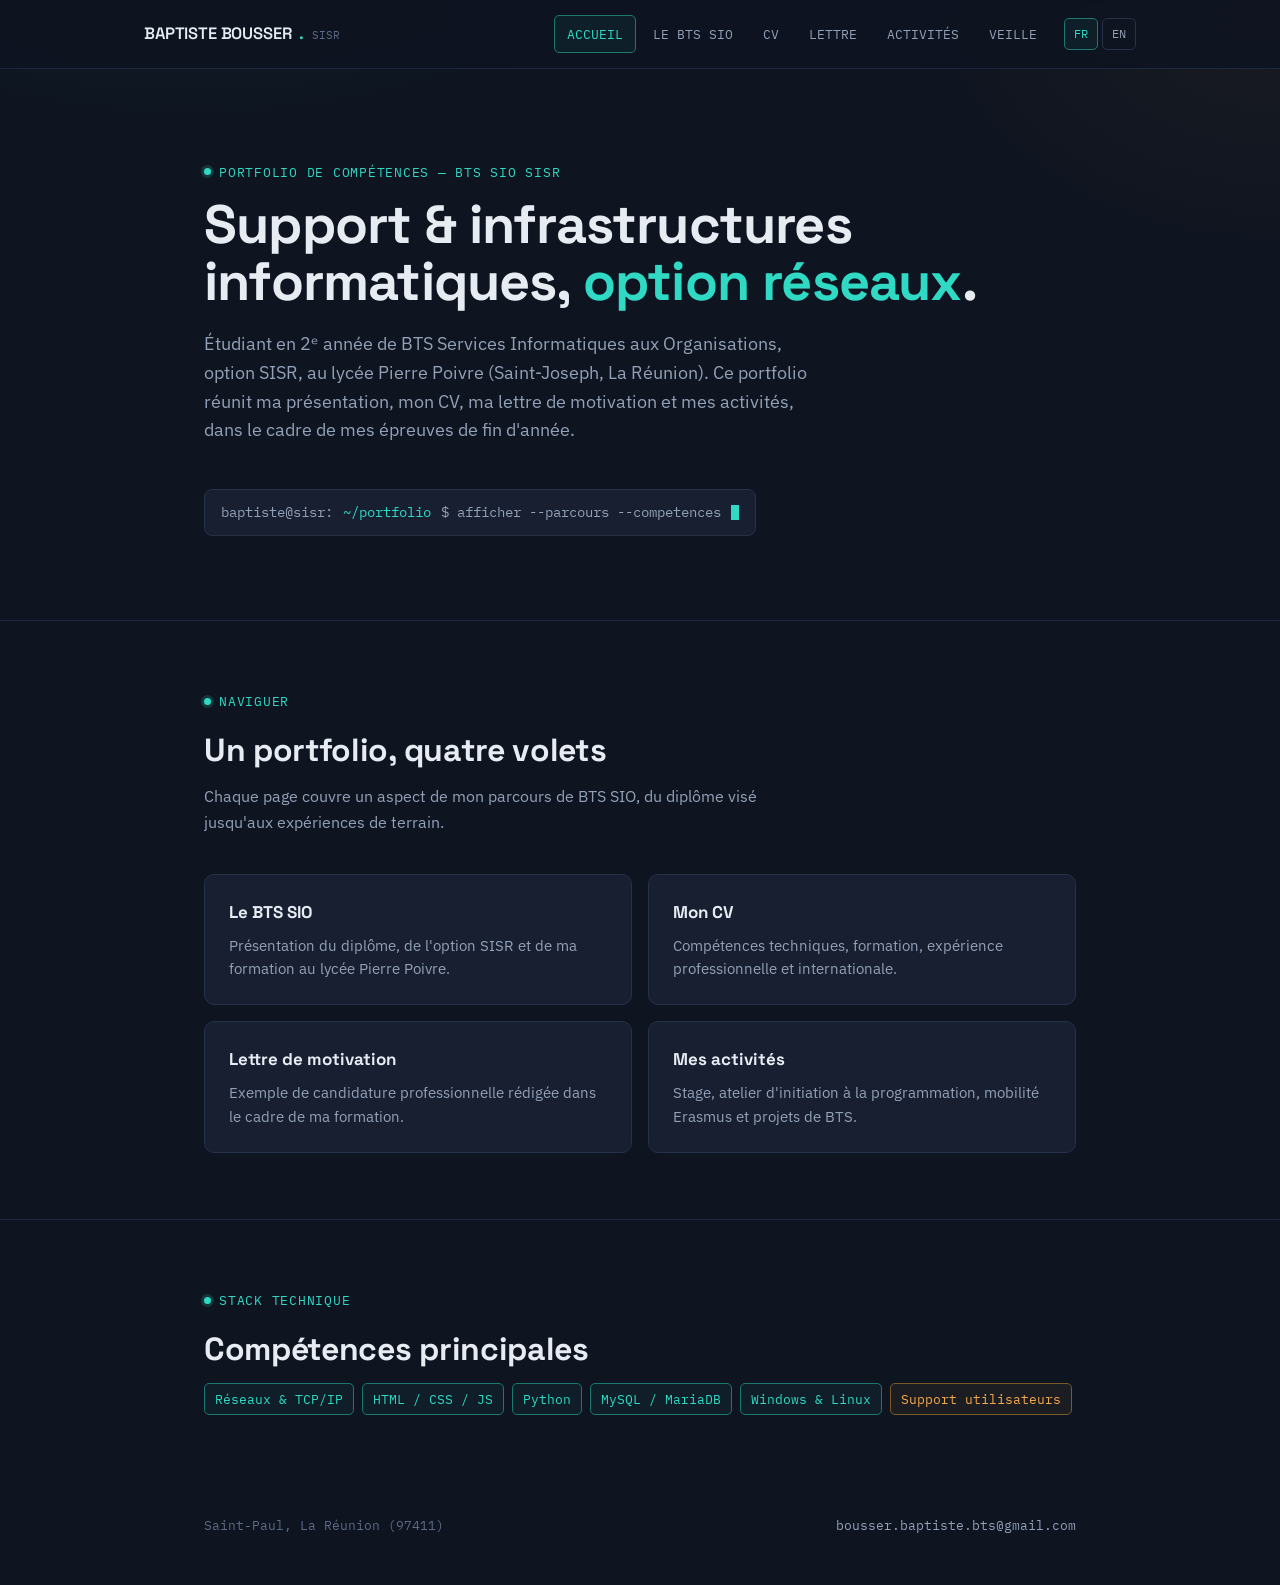
<file: index.html>
<!DOCTYPE html>
<html lang="fr">
<head>
<meta charset="UTF-8">
<meta name="viewport" content="width=device-width, initial-scale=1.0">
<title>Baptiste Bousser — Portfolio BTS SIO</title>
<meta name="description" content="Portfolio de Baptiste Bousser, étudiant en BTS SIO option SISR — CV, lettre de motivation et parcours.">
<link rel="stylesheet" href="style.css">
</head>
<body>

<header class="site-header">
  <div class="wrap">
    <a href="index.html" class="brand">BAPTISTE&nbsp;BOUSSER<span class="dot">.</span><small>SISR</small></a>
    <div class="nav-group">
      <nav class="mainnav">
        <a href="index.html">ACCUEIL</a>
        <a href="bts.html">LE BTS SIO</a>
        <a href="cv.html">CV</a>
        <a href="lettre.html">LETTRE</a>
        <a href="activites.html">ACTIVITÉS</a>
        <a href="veille.html">VEILLE</a>
      </nav>
      <div class="langswitch">
        <a href="index.html" class="lang-active">FR</a>
        <a href="index-en.html">EN</a>
      </div>
      <button class="navtoggle" aria-label="Ouvrir le menu">☰</button>
    </div>
  </div>
</header>

<main>
  <section class="hero">
    <div class="wrap">
      <p class="eyebrow">PORTFOLIO DE COMPÉTENCES — BTS SIO SISR</p>
      <h1>Support &amp; infrastructures<br>informatiques, <em>option réseaux</em>.</h1>
      <p class="lede">Étudiant en 2ᵉ année de BTS Services Informatiques aux Organisations, option SISR, au lycée Pierre Poivre (Saint-Joseph, La Réunion). Ce portfolio réunit ma présentation, mon CV, ma lettre de motivation et mes activités, dans le cadre de mes épreuves de fin d'année.</p>
      <p class="prompt">baptiste@sisr:<span class="path">~/portfolio</span>$ afficher --parcours --competences<span class="cursor"></span></p>
    </div>
  </section>

  <section>
    <div class="wrap">
      <p class="eyebrow">NAVIGUER</p>
      <h2 class="h-title">Un portfolio, quatre volets</h2>
      <p class="h-sub">Chaque page couvre un aspect de mon parcours de BTS SIO, du diplôme visé jusqu'aux expériences de terrain.</p>
      <div class="grid">
        <a href="bts.html" style="text-decoration:none">
          <div class="card">
            <h3>Le BTS SIO</h3>
            <p>Présentation du diplôme, de l'option SISR et de ma formation au lycée Pierre Poivre.</p>
          </div>
        </a>
        <a href="cv.html" style="text-decoration:none">
          <div class="card">
            <h3>Mon CV</h3>
            <p>Compétences techniques, formation, expérience professionnelle et internationale.</p>
          </div>
        </a>
        <a href="lettre.html" style="text-decoration:none">
          <div class="card">
            <h3>Lettre de motivation</h3>
            <p>Exemple de candidature professionnelle rédigée dans le cadre de ma formation.</p>
          </div>
        </a>
        <a href="activites.html" style="text-decoration:none">
          <div class="card">
            <h3>Mes activités</h3>
            <p>Stage, atelier d'initiation à la programmation, mobilité Erasmus et projets de BTS.</p>
          </div>
        </a>
      </div>
    </div>
  </section>

  <section>
    <div class="wrap">
      <p class="eyebrow">STACK TECHNIQUE</p>
      <h2 class="h-title">Compétences principales</h2>
      <div class="tags">
        <span class="tag">Réseaux &amp; TCP/IP</span>
        <span class="tag">HTML / CSS / JS</span>
        <span class="tag">Python</span>
        <span class="tag">MySQL / MariaDB</span>
        <span class="tag">Windows &amp; Linux</span>
        <span class="tag amber">Support utilisateurs</span>
      </div>
    </div>
  </section>
</main>

<footer>
  <div class="wrap" style="display:flex; justify-content:space-between; flex-wrap:wrap; gap:10px; width:100%;">
    <span>Saint-Paul, La Réunion (97411)</span>
    <a href="mailto:bousser.baptiste.bts@gmail.com">bousser.baptiste.bts@gmail.com</a>
  </div>
</footer>

<script src="script.js"></script>
</body>
</html>
</file>
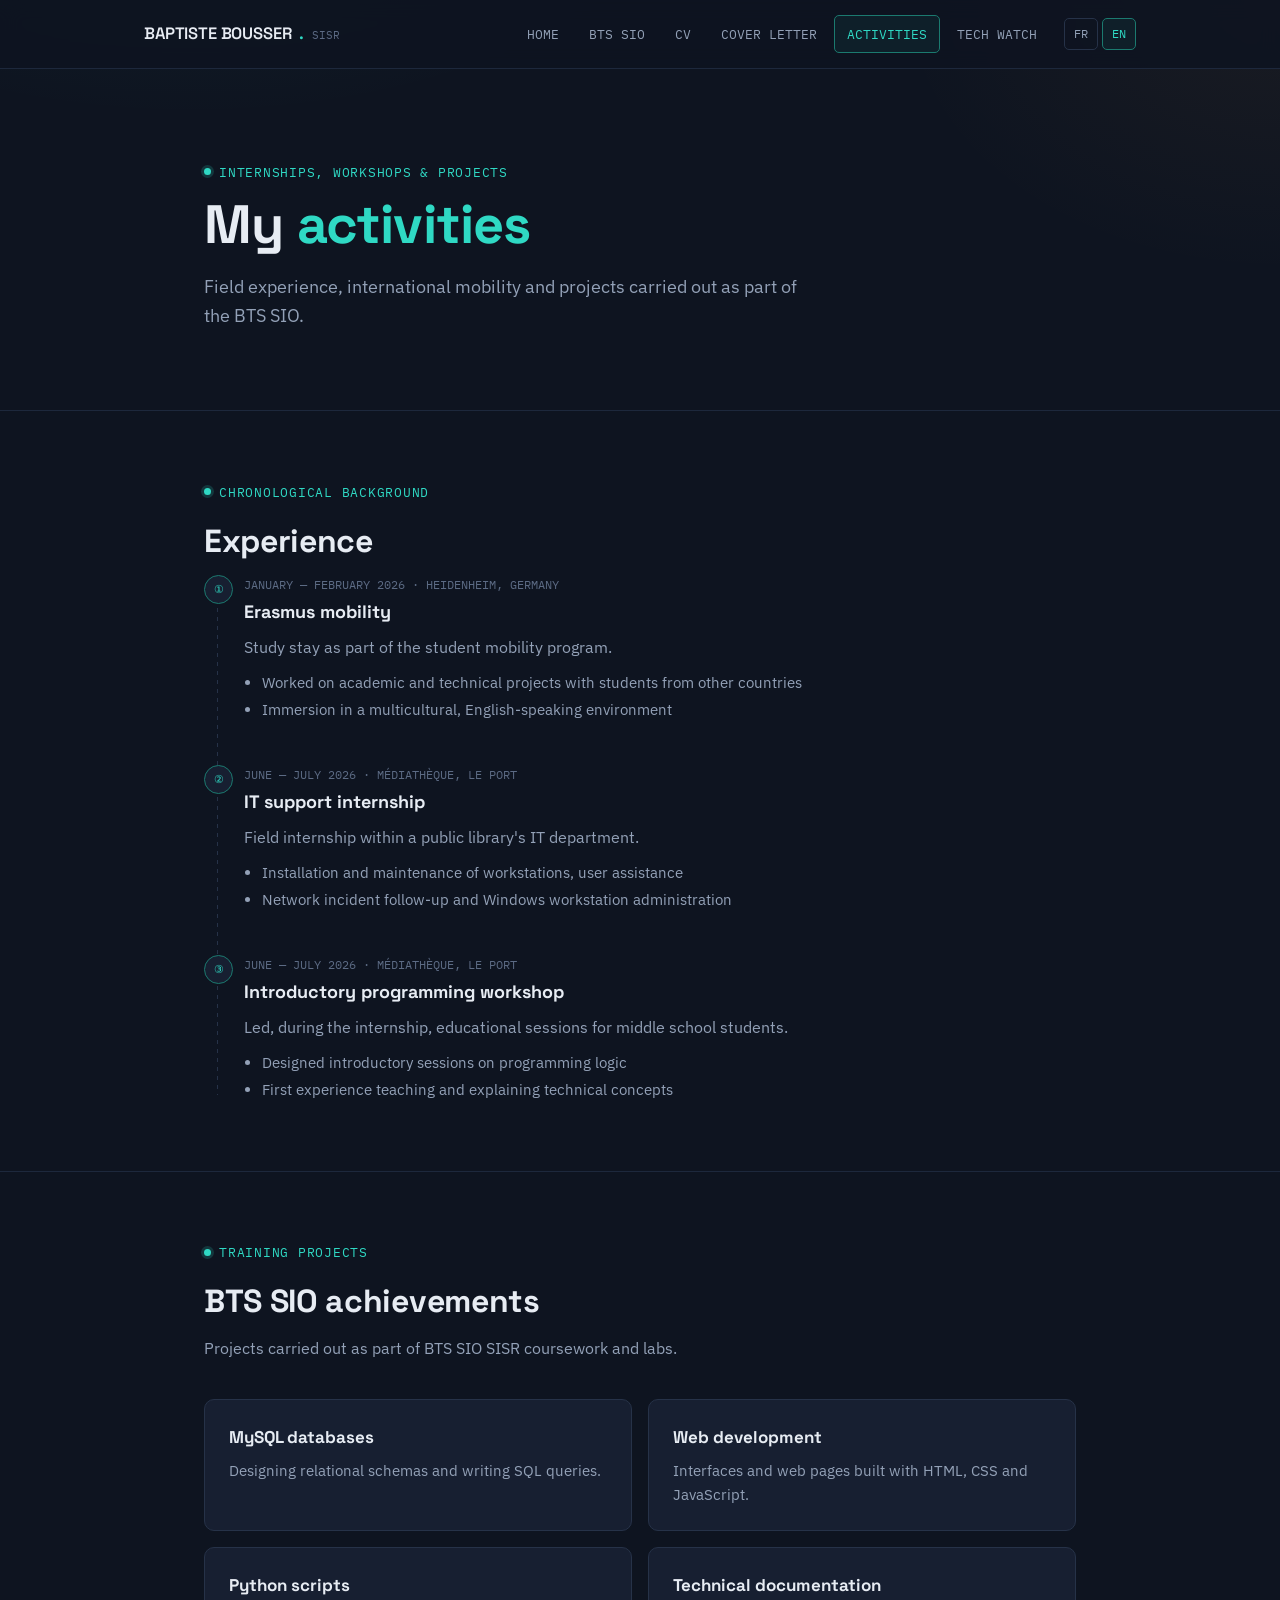
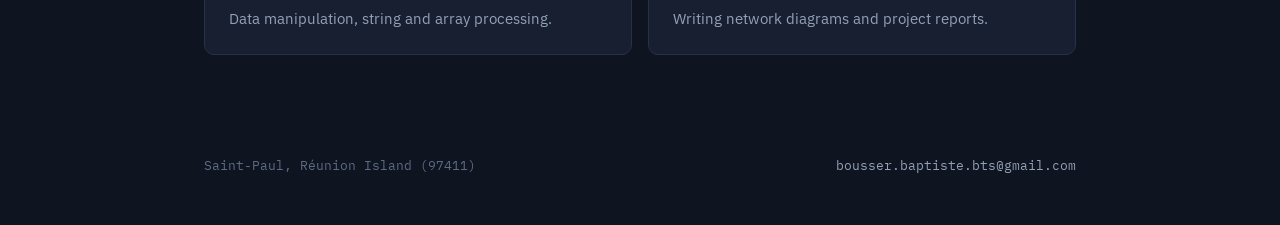
<file: activites-en.html>
<!DOCTYPE html>
<html lang="en">
<head>
<meta charset="UTF-8">
<meta name="viewport" content="width=device-width, initial-scale=1.0">
<title>Activities — Baptiste Bousser</title>
<link rel="stylesheet" href="style.css">
</head>
<body>

<header class="site-header">
  <div class="wrap">
    <a href="index-en.html" class="brand">BAPTISTE&nbsp;BOUSSER<span class="dot">.</span><small>SISR</small></a>
    <div class="nav-group">
      <nav class="mainnav">
        <a href="index-en.html">HOME</a>
        <a href="bts-en.html">BTS SIO</a>
        <a href="cv-en.html">CV</a>
        <a href="lettre-en.html">COVER LETTER</a>
        <a href="activites-en.html">ACTIVITIES</a>
        <a href="veille-en.html">TECH WATCH</a>
      </nav>
      <div class="langswitch">
        <a href="activites.html">FR</a>
        <a href="activites-en.html" class="lang-active">EN</a>
      </div>
      <button class="navtoggle" aria-label="Open menu">☰</button>
    </div>
  </div>
</header>

<main>
  <section class="hero" style="padding-bottom:50px;">
    <div class="wrap">
      <p class="eyebrow">INTERNSHIPS, WORKSHOPS &amp; PROJECTS</p>
      <h1>My <em>activities</em></h1>
      <p class="lede">Field experience, international mobility and projects carried out as part of the BTS SIO.</p>
    </div>
  </section>

  <section>
    <div class="wrap">
      <p class="eyebrow">CHRONOLOGICAL BACKGROUND</p>
      <h2 class="h-title">Experience</h2>
      <div class="trace">
        <div class="hop" data-hop="①">
          <div class="hop-meta">JANUARY — FEBRUARY 2026 · HEIDENHEIM, GERMANY</div>
          <h3>Erasmus mobility</h3>
          <p style="color:var(--text-dim); margin:0 0 6px;">Study stay as part of the student mobility program.</p>
          <ul>
            <li>Worked on academic and technical projects with students from other countries</li>
            <li>Immersion in a multicultural, English-speaking environment</li>
          </ul>
        </div>
        <div class="hop" data-hop="②">
          <div class="hop-meta">JUNE — JULY 2026 · MÉDIATHÈQUE, LE PORT</div>
          <h3>IT support internship</h3>
          <p style="color:var(--text-dim); margin:0 0 6px;">Field internship within a public library's IT department.</p>
          <ul>
            <li>Installation and maintenance of workstations, user assistance</li>
            <li>Network incident follow-up and Windows workstation administration</li>
          </ul>
        </div>
        <div class="hop" data-hop="③">
          <div class="hop-meta">JUNE — JULY 2026 · MÉDIATHÈQUE, LE PORT</div>
          <h3>Introductory programming workshop</h3>
          <p style="color:var(--text-dim); margin:0 0 6px;">Led, during the internship, educational sessions for middle school students.</p>
          <ul>
            <li>Designed introductory sessions on programming logic</li>
            <li>First experience teaching and explaining technical concepts</li>
          </ul>
        </div>
      </div>
    </div>
  </section>

  <section style="border-bottom:none;">
    <div class="wrap">
      <p class="eyebrow">TRAINING PROJECTS</p>
      <h2 class="h-title">BTS SIO achievements</h2>
      <p class="h-sub">Projects carried out as part of BTS SIO SISR coursework and labs.</p>
      <div class="grid">
        <div class="card">
          <h3>MySQL databases</h3>
          <p>Designing relational schemas and writing SQL queries.</p>
        </div>
        <div class="card">
          <h3>Web development</h3>
          <p>Interfaces and web pages built with HTML, CSS and JavaScript.</p>
        </div>
        <div class="card">
          <h3>Python scripts</h3>
          <p>Data manipulation, string and array processing.</p>
        </div>
        <div class="card">
          <h3>Technical documentation</h3>
          <p>Writing network diagrams and project reports.</p>
        </div>
      </div>
    </div>
  </section>
</main>

<footer>
  <div class="wrap" style="display:flex; justify-content:space-between; flex-wrap:wrap; gap:10px; width:100%;">
    <span>Saint-Paul, Réunion Island (97411)</span>
    <a href="mailto:bousser.baptiste.bts@gmail.com">bousser.baptiste.bts@gmail.com</a>
  </div>
</footer>

<script src="script.js"></script>
</body>
</html>
</file>
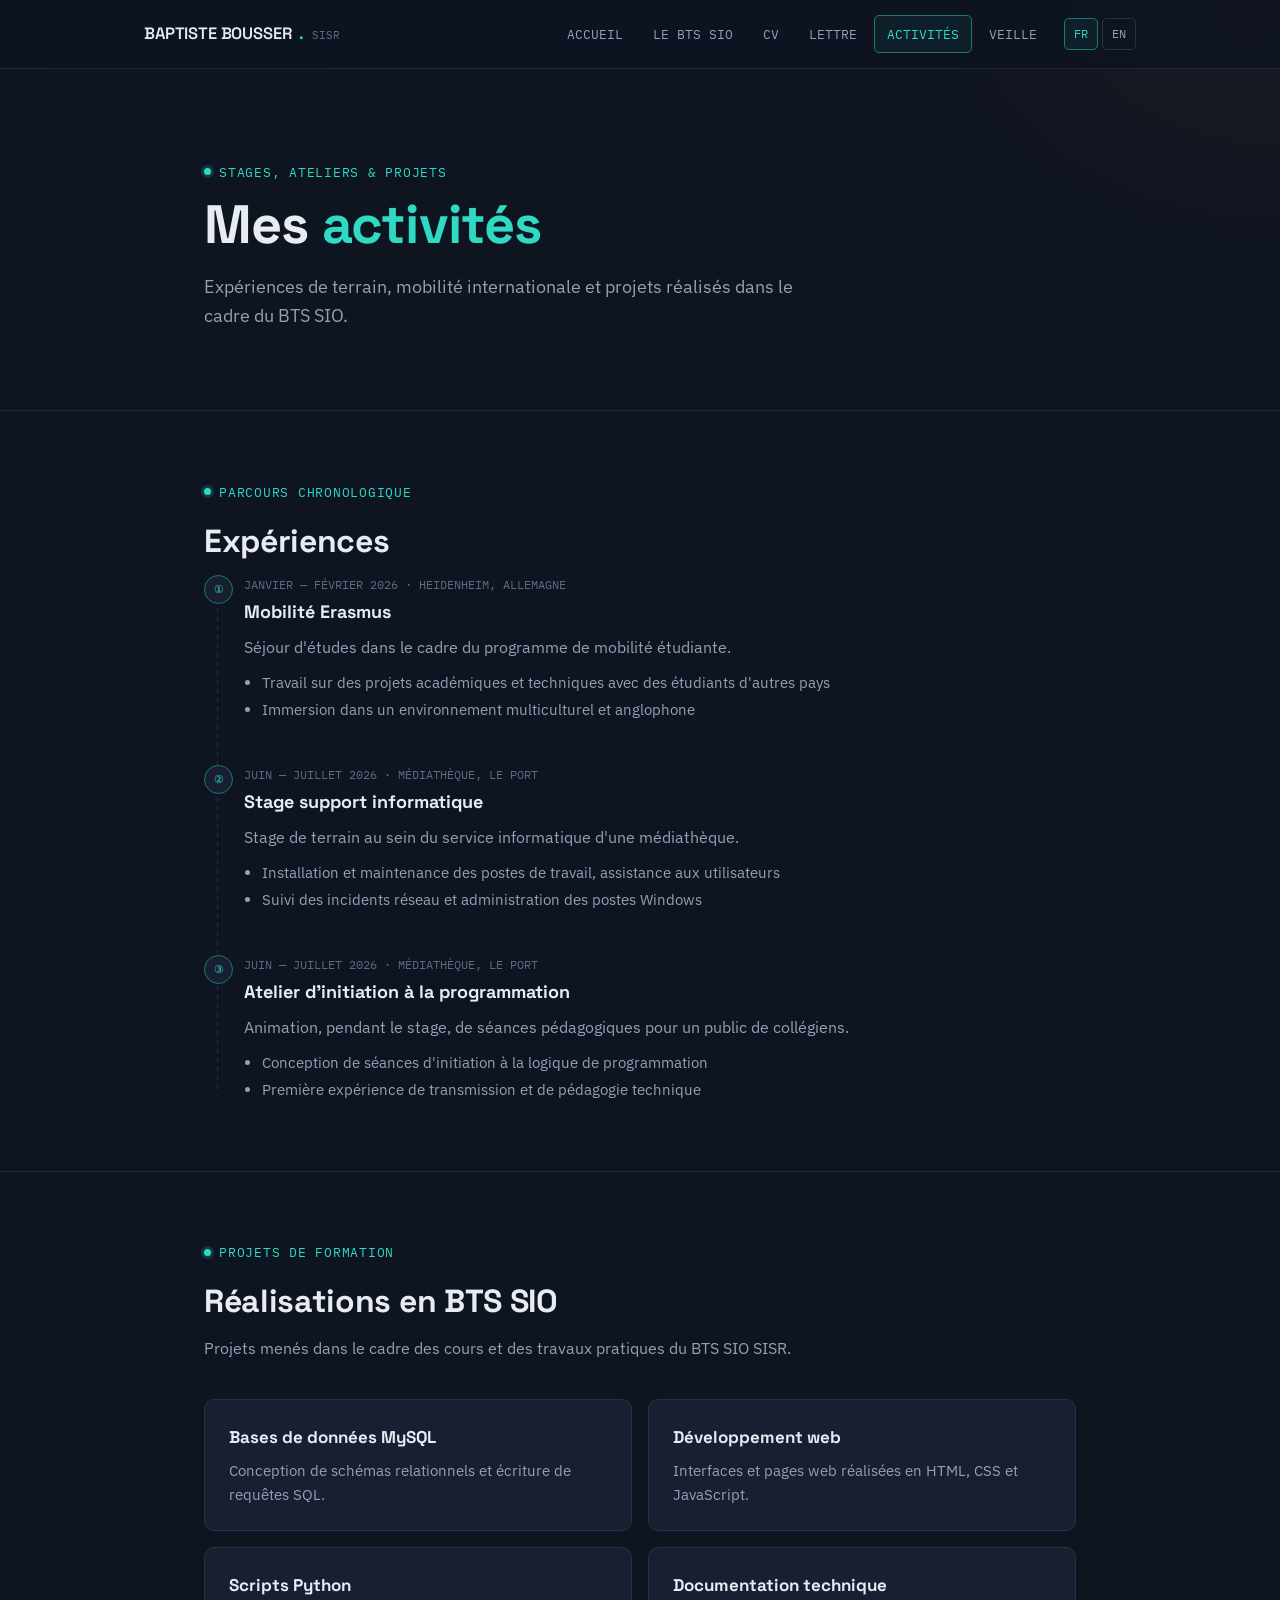
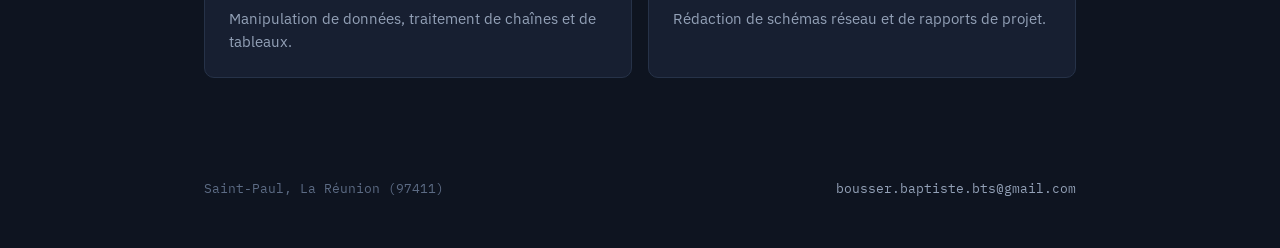
<file: activites.html>
<!DOCTYPE html>
<html lang="fr">
<head>
<meta charset="UTF-8">
<meta name="viewport" content="width=device-width, initial-scale=1.0">
<title>Activités — Baptiste Bousser</title>
<link rel="stylesheet" href="style.css">
</head>
<body>

<header class="site-header">
  <div class="wrap">
    <a href="index.html" class="brand">BAPTISTE&nbsp;BOUSSER<span class="dot">.</span><small>SISR</small></a>
    <div class="nav-group">
      <nav class="mainnav">
        <a href="index.html">ACCUEIL</a>
        <a href="bts.html">LE BTS SIO</a>
        <a href="cv.html">CV</a>
        <a href="lettre.html">LETTRE</a>
        <a href="activites.html">ACTIVITÉS</a>
        <a href="veille.html">VEILLE</a>
      </nav>
      <div class="langswitch">
        <a href="activites.html" class="lang-active">FR</a>
        <a href="activites-en.html">EN</a>
      </div>
      <button class="navtoggle" aria-label="Ouvrir le menu">☰</button>
    </div>
  </div>
</header>

<main>
  <section class="hero" style="padding-bottom:50px;">
    <div class="wrap">
      <p class="eyebrow">STAGES, ATELIERS & PROJETS</p>
      <h1>Mes <em>activités</em></h1>
      <p class="lede">Expériences de terrain, mobilité internationale et projets réalisés dans le cadre du BTS SIO.</p>
    </div>
  </section>

  <section>
    <div class="wrap">
      <p class="eyebrow">PARCOURS CHRONOLOGIQUE</p>
      <h2 class="h-title">Expériences</h2>
      <div class="trace">
        <div class="hop" data-hop="①">
          <div class="hop-meta">JANVIER — FÉVRIER 2026 · HEIDENHEIM, ALLEMAGNE</div>
          <h3>Mobilité Erasmus</h3>
          <p style="color:var(--text-dim); margin:0 0 6px;">Séjour d'études dans le cadre du programme de mobilité étudiante.</p>
          <ul>
            <li>Travail sur des projets académiques et techniques avec des étudiants d'autres pays</li>
            <li>Immersion dans un environnement multiculturel et anglophone</li>
          </ul>
        </div>
        <div class="hop" data-hop="②">
          <div class="hop-meta">JUIN — JUILLET 2026 · MÉDIATHÈQUE, LE PORT</div>
          <h3>Stage support informatique</h3>
          <p style="color:var(--text-dim); margin:0 0 6px;">Stage de terrain au sein du service informatique d'une médiathèque.</p>
          <ul>
            <li>Installation et maintenance des postes de travail, assistance aux utilisateurs</li>
            <li>Suivi des incidents réseau et administration des postes Windows</li>
          </ul>
        </div>
        <div class="hop" data-hop="③">
          <div class="hop-meta">JUIN — JUILLET 2026 · MÉDIATHÈQUE, LE PORT</div>
          <h3>Atelier d'initiation à la programmation</h3>
          <p style="color:var(--text-dim); margin:0 0 6px;">Animation, pendant le stage, de séances pédagogiques pour un public de collégiens.</p>
          <ul>
            <li>Conception de séances d'initiation à la logique de programmation</li>
            <li>Première expérience de transmission et de pédagogie technique</li>
          </ul>
        </div>
      </div>
    </div>
  </section>

  <section style="border-bottom:none;">
    <div class="wrap">
      <p class="eyebrow">PROJETS DE FORMATION</p>
      <h2 class="h-title">Réalisations en BTS SIO</h2>
      <p class="h-sub">Projets menés dans le cadre des cours et des travaux pratiques du BTS SIO SISR.</p>
      <div class="grid">
        <div class="card">
          <h3>Bases de données MySQL</h3>
          <p>Conception de schémas relationnels et écriture de requêtes SQL.</p>
        </div>
        <div class="card">
          <h3>Développement web</h3>
          <p>Interfaces et pages web réalisées en HTML, CSS et JavaScript.</p>
        </div>
        <div class="card">
          <h3>Scripts Python</h3>
          <p>Manipulation de données, traitement de chaînes et de tableaux.</p>
        </div>
        <div class="card">
          <h3>Documentation technique</h3>
          <p>Rédaction de schémas réseau et de rapports de projet.</p>
        </div>
      </div>
    </div>
  </section>
</main>

<footer>
  <div class="wrap" style="display:flex; justify-content:space-between; flex-wrap:wrap; gap:10px; width:100%;">
    <span>Saint-Paul, La Réunion (97411)</span>
    <a href="mailto:bousser.baptiste.bts@gmail.com">bousser.baptiste.bts@gmail.com</a>
  </div>
</footer>

<script src="script.js"></script>
</body>
</html>
</file>
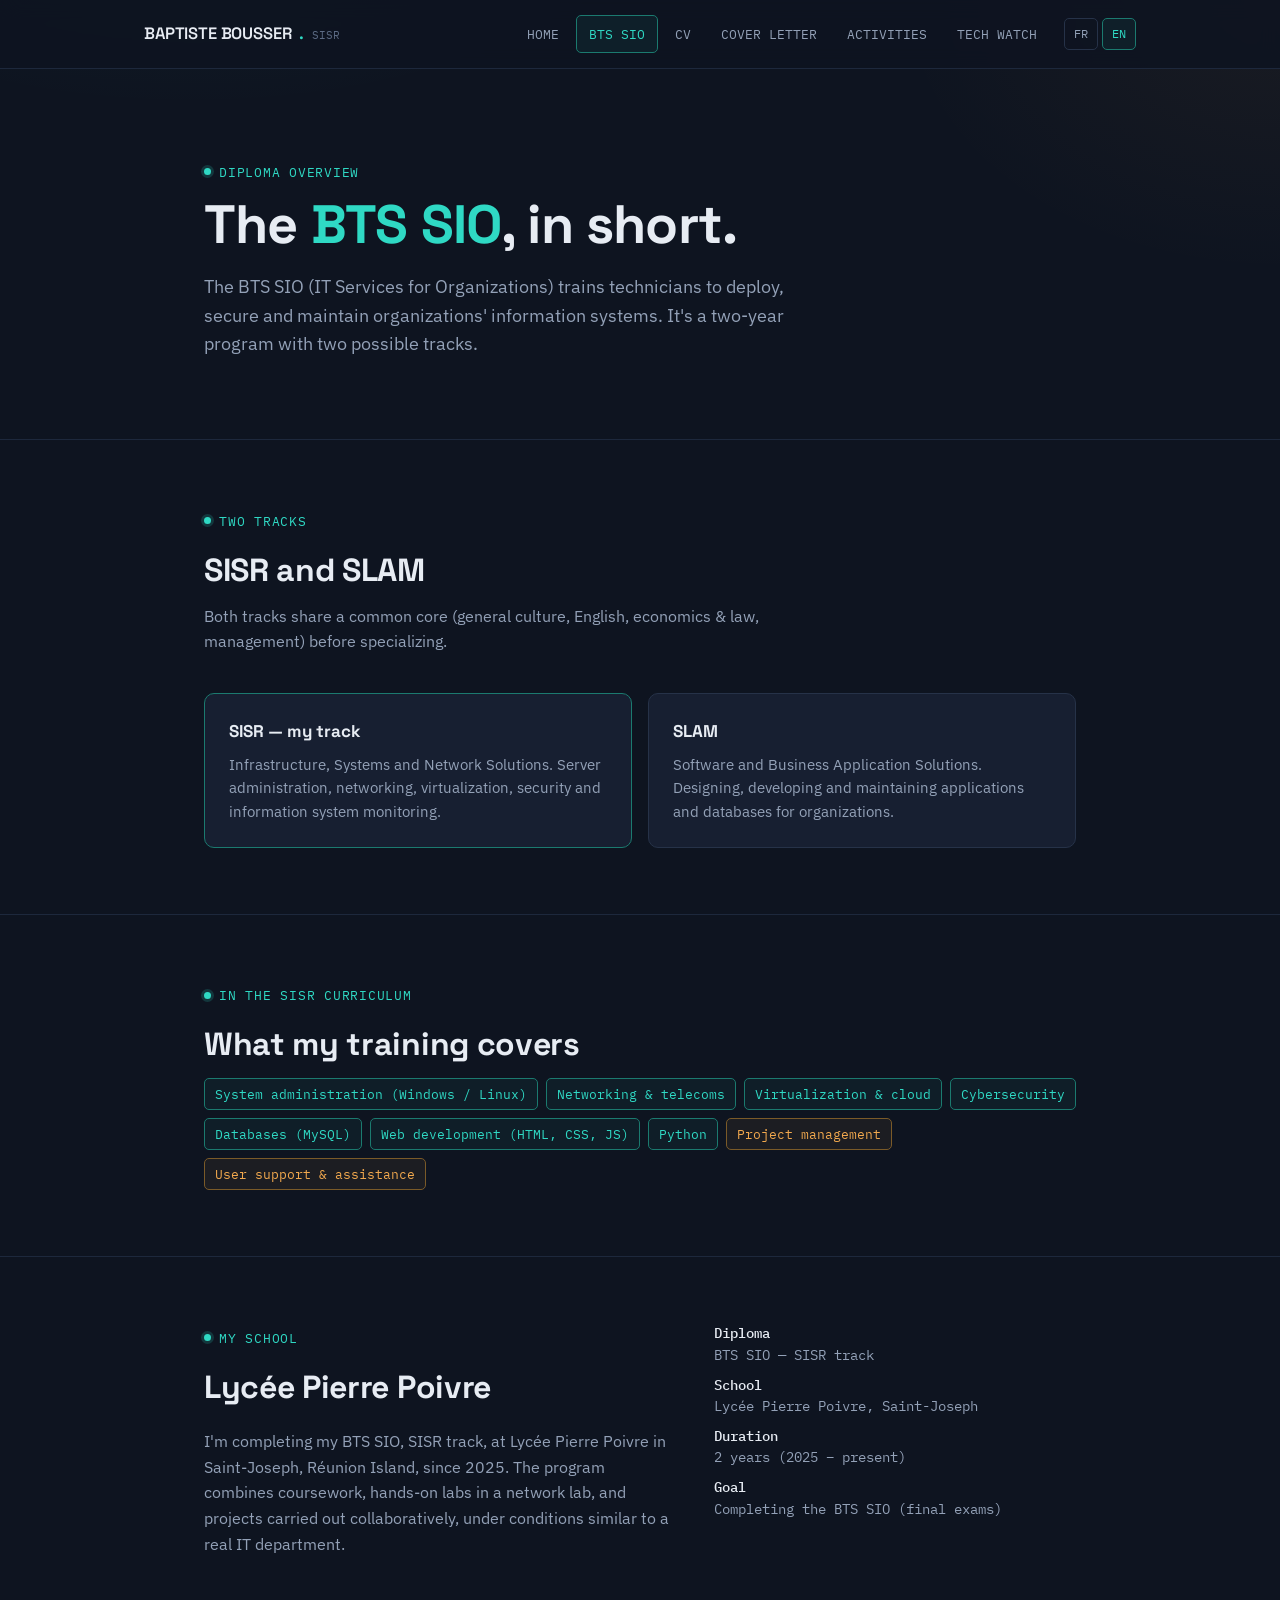
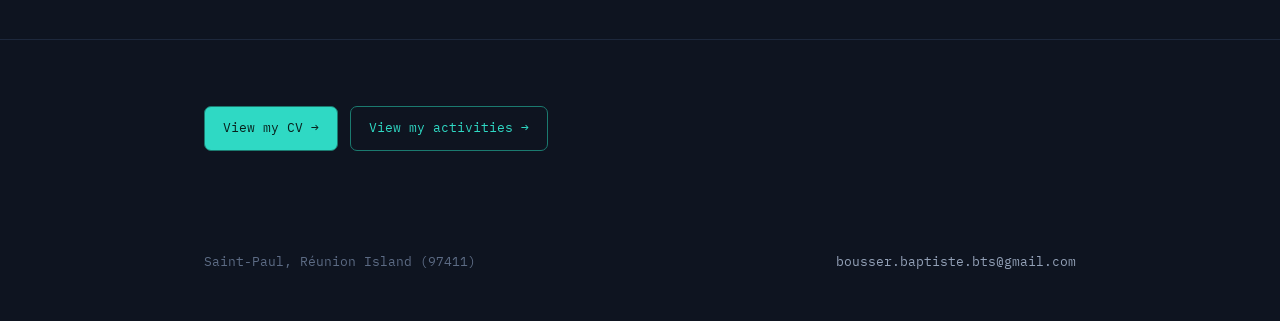
<file: bts-en.html>
<!DOCTYPE html>
<html lang="en">
<head>
<meta charset="UTF-8">
<meta name="viewport" content="width=device-width, initial-scale=1.0">
<title>The BTS SIO — Baptiste Bousser's Portfolio</title>
<link rel="stylesheet" href="style.css">
</head>
<body>

<header class="site-header">
  <div class="wrap">
    <a href="index-en.html" class="brand">BAPTISTE&nbsp;BOUSSER<span class="dot">.</span><small>SISR</small></a>
    <div class="nav-group">
      <nav class="mainnav">
        <a href="index-en.html">HOME</a>
        <a href="bts-en.html">BTS SIO</a>
        <a href="cv-en.html">CV</a>
        <a href="lettre-en.html">COVER LETTER</a>
        <a href="activites-en.html">ACTIVITIES</a>
        <a href="veille-en.html">TECH WATCH</a>
      </nav>
      <div class="langswitch">
        <a href="bts.html">FR</a>
        <a href="bts-en.html" class="lang-active">EN</a>
      </div>
      <button class="navtoggle" aria-label="Open menu">☰</button>
    </div>
  </div>
</header>

<main>
  <section class="hero" style="padding-bottom:50px;">
    <div class="wrap">
      <p class="eyebrow">DIPLOMA OVERVIEW</p>
      <h1>The <em>BTS SIO</em>, in short.</h1>
      <p class="lede">The BTS SIO (IT Services for Organizations) trains technicians to deploy, secure and maintain organizations' information systems. It's a two-year program with two possible tracks.</p>
    </div>
  </section>

  <section>
    <div class="wrap">
      <p class="eyebrow">TWO TRACKS</p>
      <h2 class="h-title">SISR and SLAM</h2>
      <p class="h-sub">Both tracks share a common core (general culture, English, economics & law, management) before specializing.</p>
      <div class="grid">
        <div class="card" style="border-color:var(--cyan-dim)">
          <h3>SISR — my track</h3>
          <p>Infrastructure, Systems and Network Solutions. Server administration, networking, virtualization, security and information system monitoring.</p>
        </div>
        <div class="card">
          <h3>SLAM</h3>
          <p>Software and Business Application Solutions. Designing, developing and maintaining applications and databases for organizations.</p>
        </div>
      </div>
    </div>
  </section>

  <section>
    <div class="wrap">
      <p class="eyebrow">IN THE SISR CURRICULUM</p>
      <h2 class="h-title">What my training covers</h2>
      <div class="tags">
        <span class="tag">System administration (Windows / Linux)</span>
        <span class="tag">Networking &amp; telecoms</span>
        <span class="tag">Virtualization &amp; cloud</span>
        <span class="tag">Cybersecurity</span>
        <span class="tag">Databases (MySQL)</span>
        <span class="tag">Web development (HTML, CSS, JS)</span>
        <span class="tag">Python</span>
        <span class="tag amber">Project management</span>
        <span class="tag amber">User support &amp; assistance</span>
      </div>
    </div>
  </section>

  <section>
    <div class="wrap two-col">
      <div>
        <p class="eyebrow">MY SCHOOL</p>
        <h2 class="h-title">Lycée Pierre Poivre</h2>
        <p style="color:var(--text-dim); max-width:56ch;">I'm completing my BTS SIO, SISR track, at Lycée Pierre Poivre in Saint-Joseph, Réunion Island, since 2025. The program combines coursework, hands-on labs in a network lab, and projects carried out collaboratively, under conditions similar to a real IT department.</p>
      </div>
      <div class="kv-list">
        <div class="kv"><b>Diploma</b><br>BTS SIO — SISR track</div>
        <div class="kv"><b>School</b><br>Lycée Pierre Poivre, Saint-Joseph</div>
        <div class="kv"><b>Duration</b><br>2 years (2025 – present)</div>
        <div class="kv"><b>Goal</b><br>Completing the BTS SIO (final exams)</div>
      </div>
    </div>
  </section>

  <section style="border-bottom:none;">
    <div class="wrap">
      <div class="btn-row">
        <a href="cv-en.html" class="btn solid">View my CV →</a>
        <a href="activites-en.html" class="btn">View my activities →</a>
      </div>
    </div>
  </section>
</main>

<footer>
  <div class="wrap" style="display:flex; justify-content:space-between; flex-wrap:wrap; gap:10px; width:100%;">
    <span>Saint-Paul, Réunion Island (97411)</span>
    <a href="mailto:bousser.baptiste.bts@gmail.com">bousser.baptiste.bts@gmail.com</a>
  </div>
</footer>

<script src="script.js"></script>
</body>
</html>
</file>
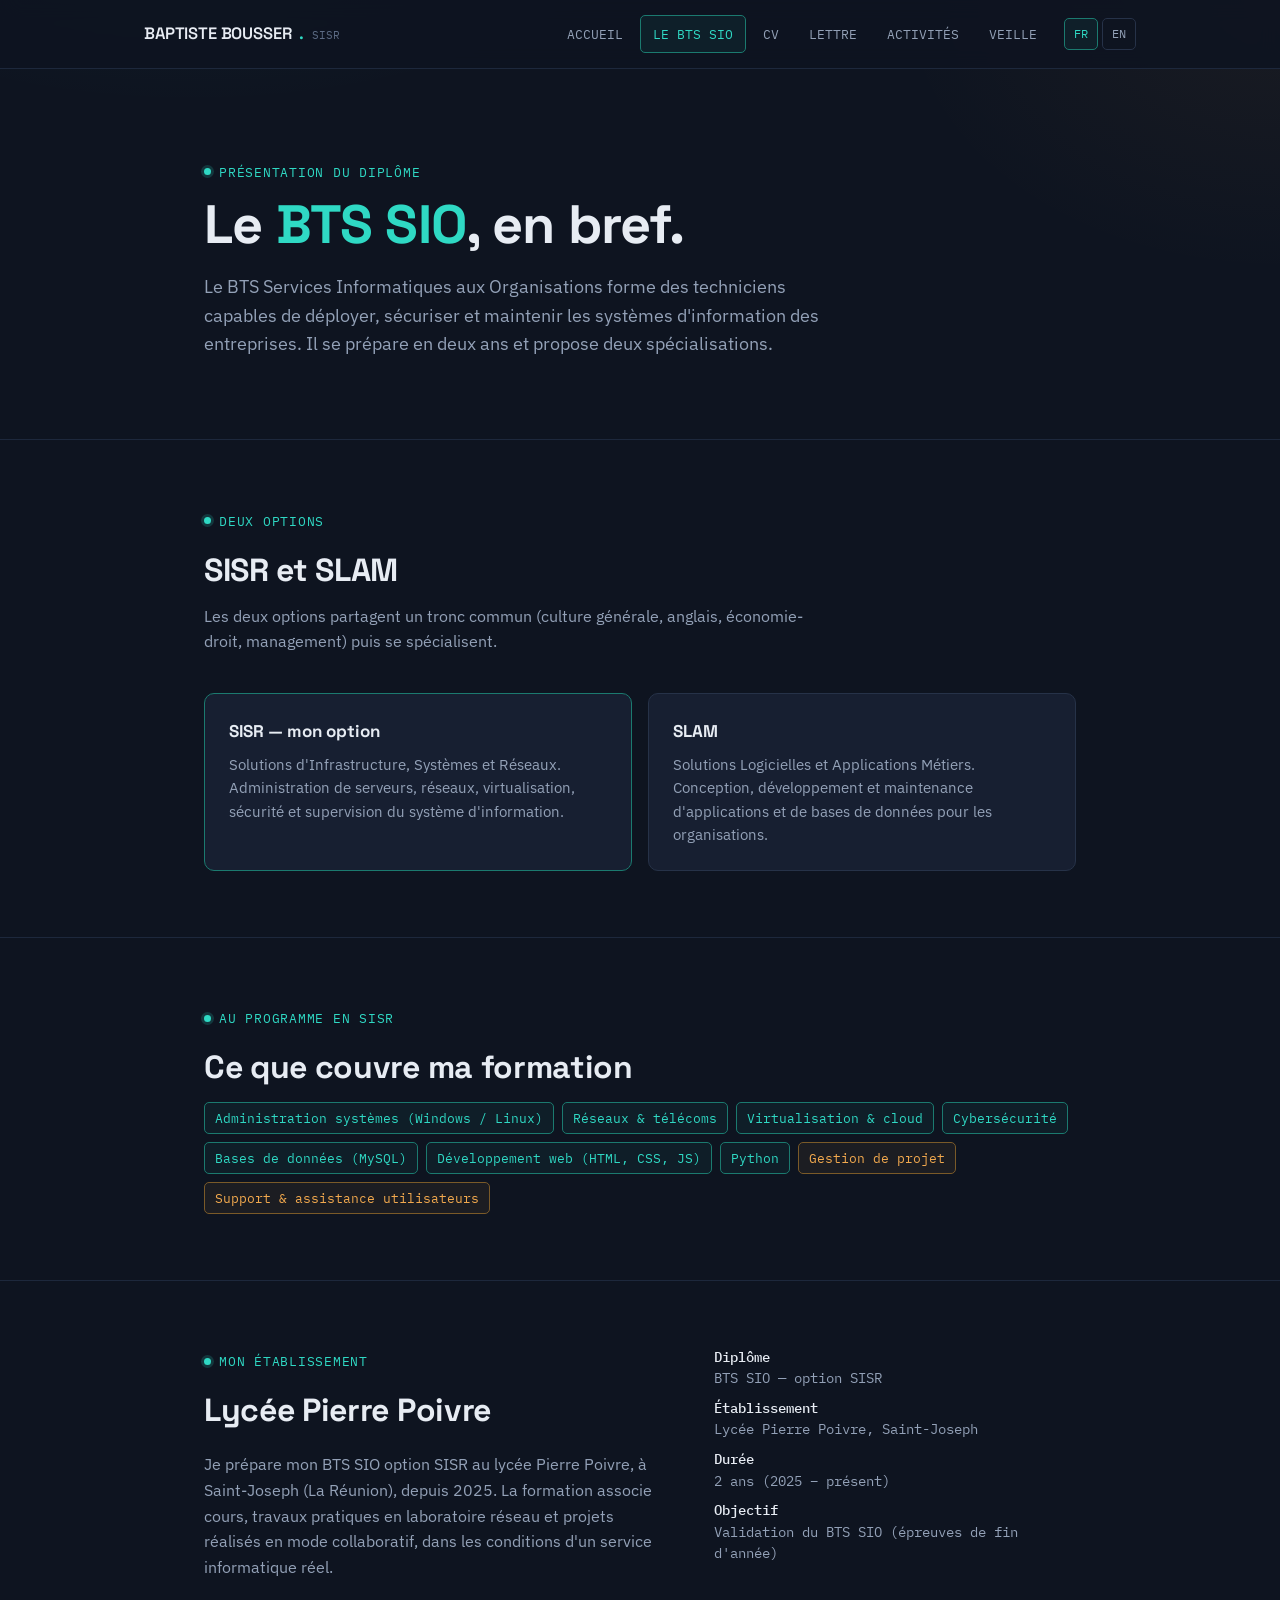
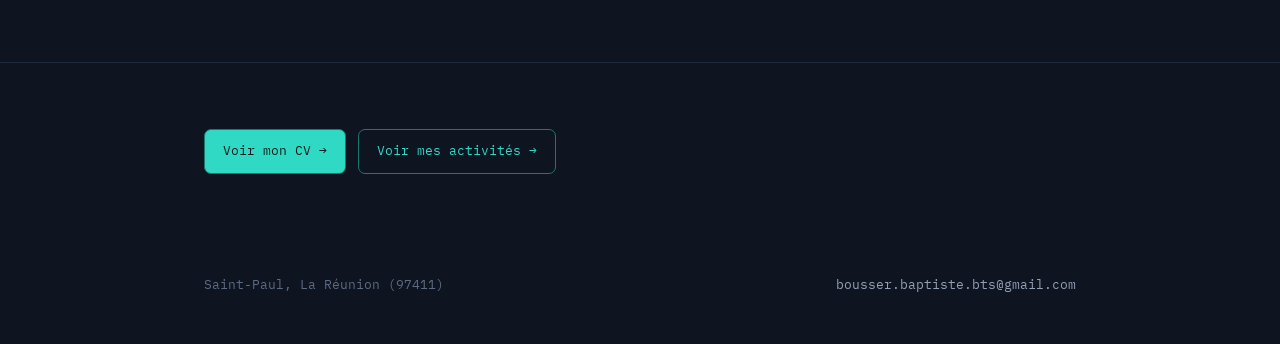
<file: bts.html>
<!DOCTYPE html>
<html lang="fr">
<head>
<meta charset="UTF-8">
<meta name="viewport" content="width=device-width, initial-scale=1.0">
<title>Le BTS SIO — Portfolio Baptiste Bousser</title>
<link rel="stylesheet" href="style.css">
</head>
<body>

<header class="site-header">
  <div class="wrap">
    <a href="index.html" class="brand">BAPTISTE&nbsp;BOUSSER<span class="dot">.</span><small>SISR</small></a>
    <div class="nav-group">
      <nav class="mainnav">
        <a href="index.html">ACCUEIL</a>
        <a href="bts.html">LE BTS SIO</a>
        <a href="cv.html">CV</a>
        <a href="lettre.html">LETTRE</a>
        <a href="activites.html">ACTIVITÉS</a>
        <a href="veille.html">VEILLE</a>
      </nav>
      <div class="langswitch">
        <a href="bts.html" class="lang-active">FR</a>
        <a href="bts-en.html">EN</a>
      </div>
      <button class="navtoggle" aria-label="Ouvrir le menu">☰</button>
    </div>
  </div>
</header>

<main>
  <section class="hero" style="padding-bottom:50px;">
    <div class="wrap">
      <p class="eyebrow">PRÉSENTATION DU DIPLÔME</p>
      <h1>Le <em>BTS SIO</em>, en bref.</h1>
      <p class="lede">Le BTS Services Informatiques aux Organisations forme des techniciens capables de déployer, sécuriser et maintenir les systèmes d'information des entreprises. Il se prépare en deux ans et propose deux spécialisations.</p>
    </div>
  </section>

  <section>
    <div class="wrap">
      <p class="eyebrow">DEUX OPTIONS</p>
      <h2 class="h-title">SISR et SLAM</h2>
      <p class="h-sub">Les deux options partagent un tronc commun (culture générale, anglais, économie-droit, management) puis se spécialisent.</p>
      <div class="grid">
        <div class="card" style="border-color:var(--cyan-dim)">
          <h3>SISR — mon option</h3>
          <p>Solutions d'Infrastructure, Systèmes et Réseaux. Administration de serveurs, réseaux, virtualisation, sécurité et supervision du système d'information.</p>
        </div>
        <div class="card">
          <h3>SLAM</h3>
          <p>Solutions Logicielles et Applications Métiers. Conception, développement et maintenance d'applications et de bases de données pour les organisations.</p>
        </div>
      </div>
    </div>
  </section>

  <section>
    <div class="wrap">
      <p class="eyebrow">AU PROGRAMME EN SISR</p>
      <h2 class="h-title">Ce que couvre ma formation</h2>
      <div class="tags">
        <span class="tag">Administration systèmes (Windows / Linux)</span>
        <span class="tag">Réseaux &amp; télécoms</span>
        <span class="tag">Virtualisation &amp; cloud</span>
        <span class="tag">Cybersécurité</span>
        <span class="tag">Bases de données (MySQL)</span>
        <span class="tag">Développement web (HTML, CSS, JS)</span>
        <span class="tag">Python</span>
        <span class="tag amber">Gestion de projet</span>
        <span class="tag amber">Support &amp; assistance utilisateurs</span>
      </div>
    </div>
  </section>

  <section>
    <div class="wrap two-col">
      <div>
        <p class="eyebrow">MON ÉTABLISSEMENT</p>
        <h2 class="h-title">Lycée Pierre Poivre</h2>
        <p style="color:var(--text-dim); max-width:56ch;">Je prépare mon BTS SIO option SISR au lycée Pierre Poivre, à Saint-Joseph (La Réunion), depuis 2025. La formation associe cours, travaux pratiques en laboratoire réseau et projets réalisés en mode collaboratif, dans les conditions d'un service informatique réel.</p>
      </div>
      <div class="kv-list">
        <div class="kv"><b>Diplôme</b><br>BTS SIO — option SISR</div>
        <div class="kv"><b>Établissement</b><br>Lycée Pierre Poivre, Saint-Joseph</div>
        <div class="kv"><b>Durée</b><br>2 ans (2025 – présent)</div>
        <div class="kv"><b>Objectif</b><br>Validation du BTS SIO (épreuves de fin d'année)</div>
      </div>
    </div>
  </section>

  <section style="border-bottom:none;">
    <div class="wrap">
      <div class="btn-row">
        <a href="cv.html" class="btn solid">Voir mon CV →</a>
        <a href="activites.html" class="btn">Voir mes activités →</a>
      </div>
    </div>
  </section>
</main>

<footer>
  <div class="wrap" style="display:flex; justify-content:space-between; flex-wrap:wrap; gap:10px; width:100%;">
    <span>Saint-Paul, La Réunion (97411)</span>
    <a href="mailto:bousser.baptiste.bts@gmail.com">bousser.baptiste.bts@gmail.com</a>
  </div>
</footer>

<script src="script.js"></script>
</body>
</html>
</file>
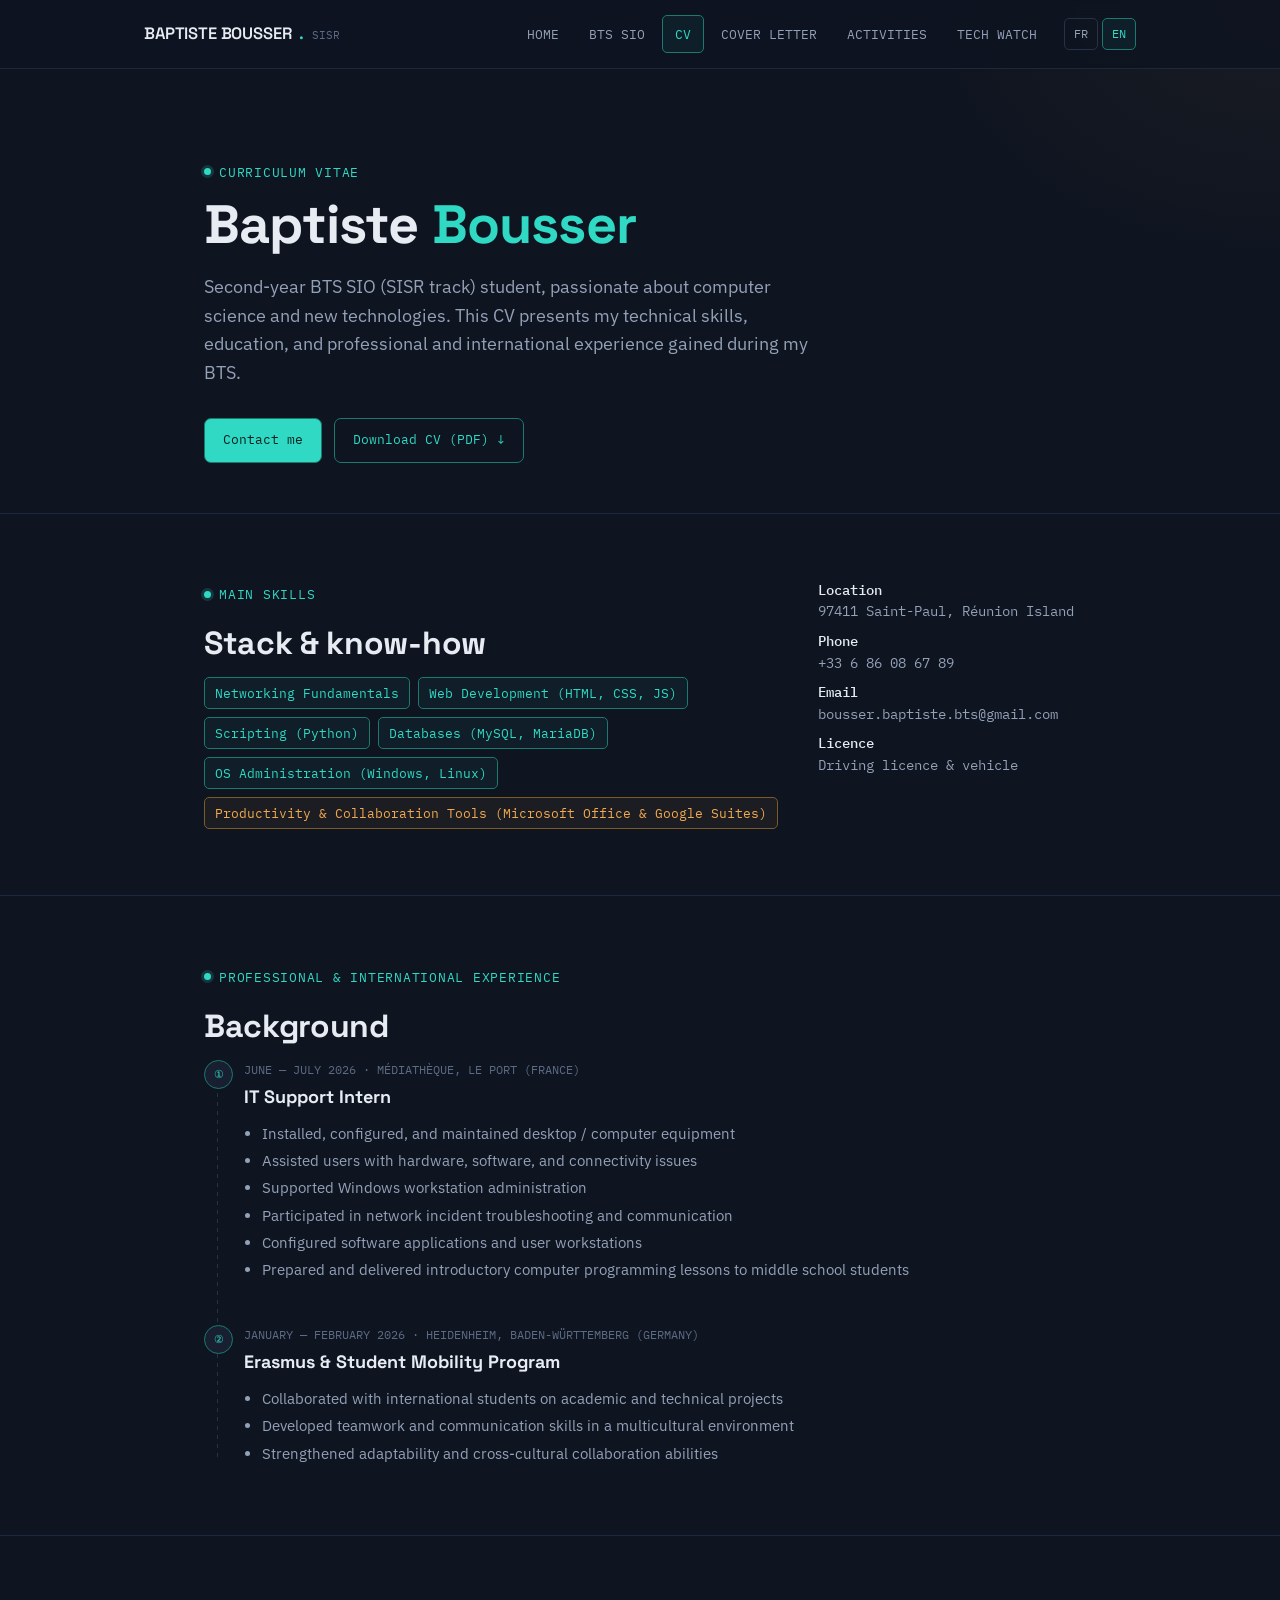
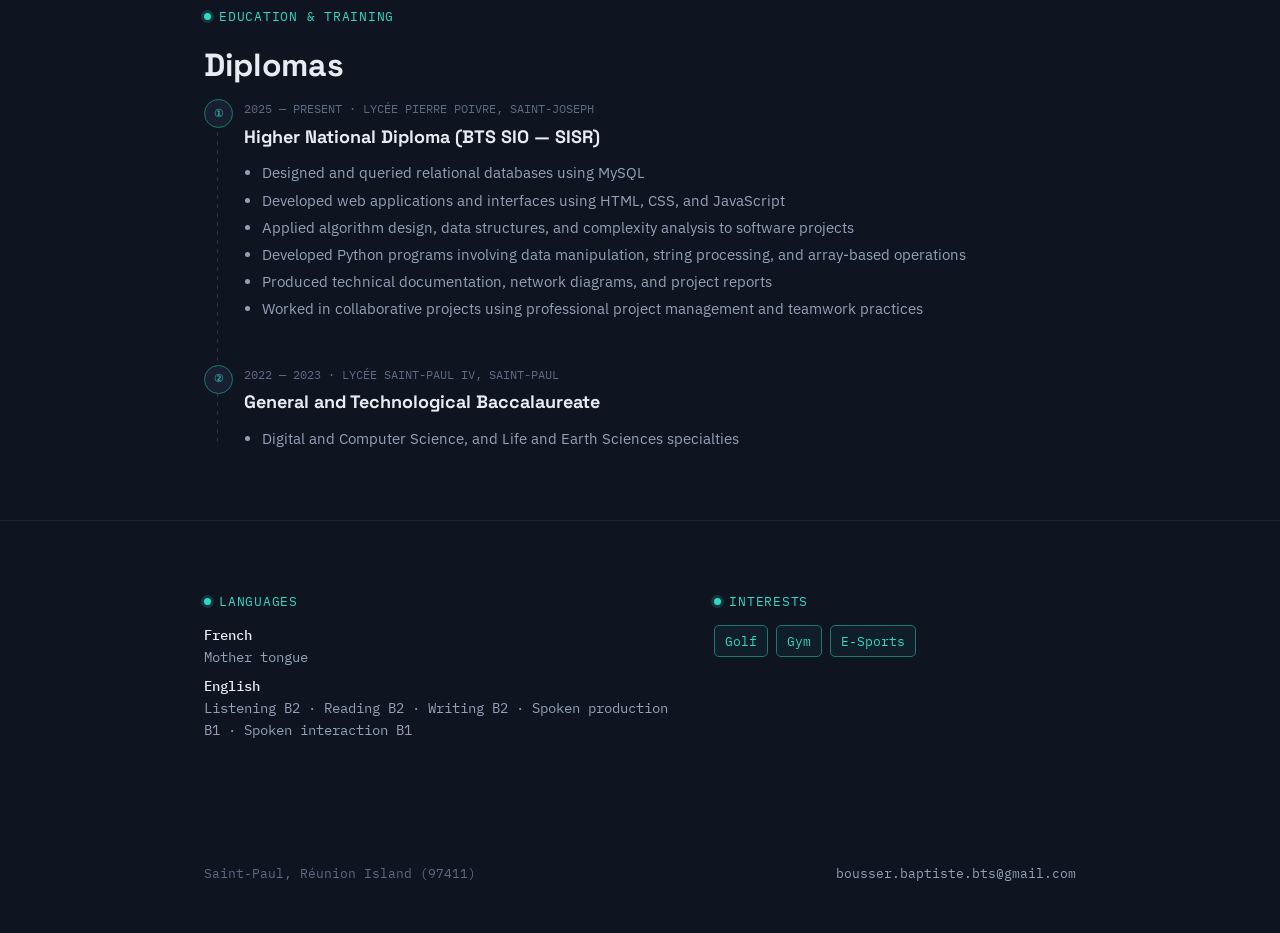
<file: cv-en.html>
<!DOCTYPE html>
<html lang="en">
<head>
<meta charset="UTF-8">
<meta name="viewport" content="width=device-width, initial-scale=1.0">
<title>CV — Baptiste Bousser</title>
<link rel="stylesheet" href="style.css">
</head>
<body>

<header class="site-header">
  <div class="wrap">
    <a href="index-en.html" class="brand">BAPTISTE&nbsp;BOUSSER<span class="dot">.</span><small>SISR</small></a>
    <div class="nav-group">
      <nav class="mainnav">
        <a href="index-en.html">HOME</a>
        <a href="bts-en.html">BTS SIO</a>
        <a href="cv-en.html">CV</a>
        <a href="lettre-en.html">COVER LETTER</a>
        <a href="activites-en.html">ACTIVITIES</a>
        <a href="veille-en.html">TECH WATCH</a>
      </nav>
      <div class="langswitch">
        <a href="cv.html">FR</a>
        <a href="cv-en.html" class="lang-active">EN</a>
      </div>
      <button class="navtoggle" aria-label="Open menu">☰</button>
    </div>
  </div>
</header>

<main>
  <section class="hero" style="padding-bottom:50px;">
    <div class="wrap">
      <p class="eyebrow">CURRICULUM VITAE</p>
      <h1>Baptiste <em>Bousser</em></h1>
      <p class="lede">Second-year BTS SIO (SISR track) student, passionate about computer science and new technologies. This CV presents my technical skills, education, and professional and international experience gained during my BTS.</p>
      <div class="btn-row">
        <a href="mailto:bousser.baptiste.bts@gmail.com" class="btn solid">Contact me</a>
        <a href="cv_baptiste_bousser.pdf" class="btn" download>Download CV (PDF) ↓</a>
      </div>
    </div>
  </section>

  <section>
    <div class="wrap two-col">
      <div>
        <p class="eyebrow">MAIN SKILLS</p>
        <h2 class="h-title">Stack &amp; know-how</h2>
        <div class="tags">
          <span class="tag">Networking Fundamentals</span>
          <span class="tag">Web Development (HTML, CSS, JS)</span>
          <span class="tag">Scripting (Python)</span>
          <span class="tag">Databases (MySQL, MariaDB)</span>
          <span class="tag">OS Administration (Windows, Linux)</span>
          <span class="tag amber">Productivity &amp; Collaboration Tools (Microsoft Office &amp; Google Suites)</span>
        </div>
      </div>
      <div class="kv-list">
        <div class="kv"><b>Location</b><br>97411 Saint-Paul, Réunion Island</div>
        <div class="kv"><b>Phone</b><br>+33 6 86 08 67 89</div>
        <div class="kv"><b>Email</b><br>bousser.baptiste.bts@gmail.com</div>
        <div class="kv"><b>Licence</b><br>Driving licence &amp; vehicle</div>
      </div>
    </div>
  </section>

  <section>
    <div class="wrap">
      <p class="eyebrow">PROFESSIONAL &amp; INTERNATIONAL EXPERIENCE</p>
      <h2 class="h-title">Background</h2>
      <div class="trace">
        <div class="hop" data-hop="①">
          <div class="hop-meta">JUNE — JULY 2026 · MÉDIATHÈQUE, LE PORT (FRANCE)</div>
          <h3>IT Support Intern</h3>
          <ul>
            <li>Installed, configured, and maintained desktop / computer equipment</li>
            <li>Assisted users with hardware, software, and connectivity issues</li>
            <li>Supported Windows workstation administration</li>
            <li>Participated in network incident troubleshooting and communication</li>
            <li>Configured software applications and user workstations</li>
            <li>Prepared and delivered introductory computer programming lessons to middle school students</li>
          </ul>
        </div>
        <div class="hop" data-hop="②">
          <div class="hop-meta">JANUARY — FEBRUARY 2026 · HEIDENHEIM, BADEN-WÜRTTEMBERG (GERMANY)</div>
          <h3>Erasmus &amp; Student Mobility Program</h3>
          <ul>
            <li>Collaborated with international students on academic and technical projects</li>
            <li>Developed teamwork and communication skills in a multicultural environment</li>
            <li>Strengthened adaptability and cross-cultural collaboration abilities</li>
          </ul>
        </div>
      </div>
    </div>
  </section>

  <section>
    <div class="wrap">
      <p class="eyebrow">EDUCATION &amp; TRAINING</p>
      <h2 class="h-title">Diplomas</h2>
      <div class="trace">
        <div class="hop" data-hop="①">
          <div class="hop-meta">2025 — PRESENT · LYCÉE PIERRE POIVRE, SAINT-JOSEPH</div>
          <h3>Higher National Diploma (BTS SIO — SISR)</h3>
          <ul>
            <li>Designed and queried relational databases using MySQL</li>
            <li>Developed web applications and interfaces using HTML, CSS, and JavaScript</li>
            <li>Applied algorithm design, data structures, and complexity analysis to software projects</li>
            <li>Developed Python programs involving data manipulation, string processing, and array-based operations</li>
            <li>Produced technical documentation, network diagrams, and project reports</li>
            <li>Worked in collaborative projects using professional project management and teamwork practices</li>
          </ul>
        </div>
        <div class="hop" data-hop="②">
          <div class="hop-meta">2022 — 2023 · LYCÉE SAINT-PAUL IV, SAINT-PAUL</div>
          <h3>General and Technological Baccalaureate</h3>
          <ul>
            <li>Digital and Computer Science, and Life and Earth Sciences specialties</li>
          </ul>
        </div>
      </div>
    </div>
  </section>

  <section style="border-bottom:none;">
    <div class="wrap two-col">
      <div>
        <p class="eyebrow">LANGUAGES</p>
        <div class="kv-list">
          <div class="kv"><b>French</b><br>Mother tongue</div>
          <div class="kv"><b>English</b><br>Listening B2 · Reading B2 · Writing B2 · Spoken production B1 · Spoken interaction B1</div>
        </div>
      </div>
      <div>
        <p class="eyebrow">INTERESTS</p>
        <div class="tags">
          <span class="tag">Golf</span>
          <span class="tag">Gym</span>
          <span class="tag">E-Sports</span>
        </div>
      </div>
    </div>
  </section>
</main>

<footer>
  <div class="wrap" style="display:flex; justify-content:space-between; flex-wrap:wrap; gap:10px; width:100%;">
    <span>Saint-Paul, Réunion Island (97411)</span>
    <a href="mailto:bousser.baptiste.bts@gmail.com">bousser.baptiste.bts@gmail.com</a>
  </div>
</footer>

<script src="script.js"></script>
</body>
</html>
</file>
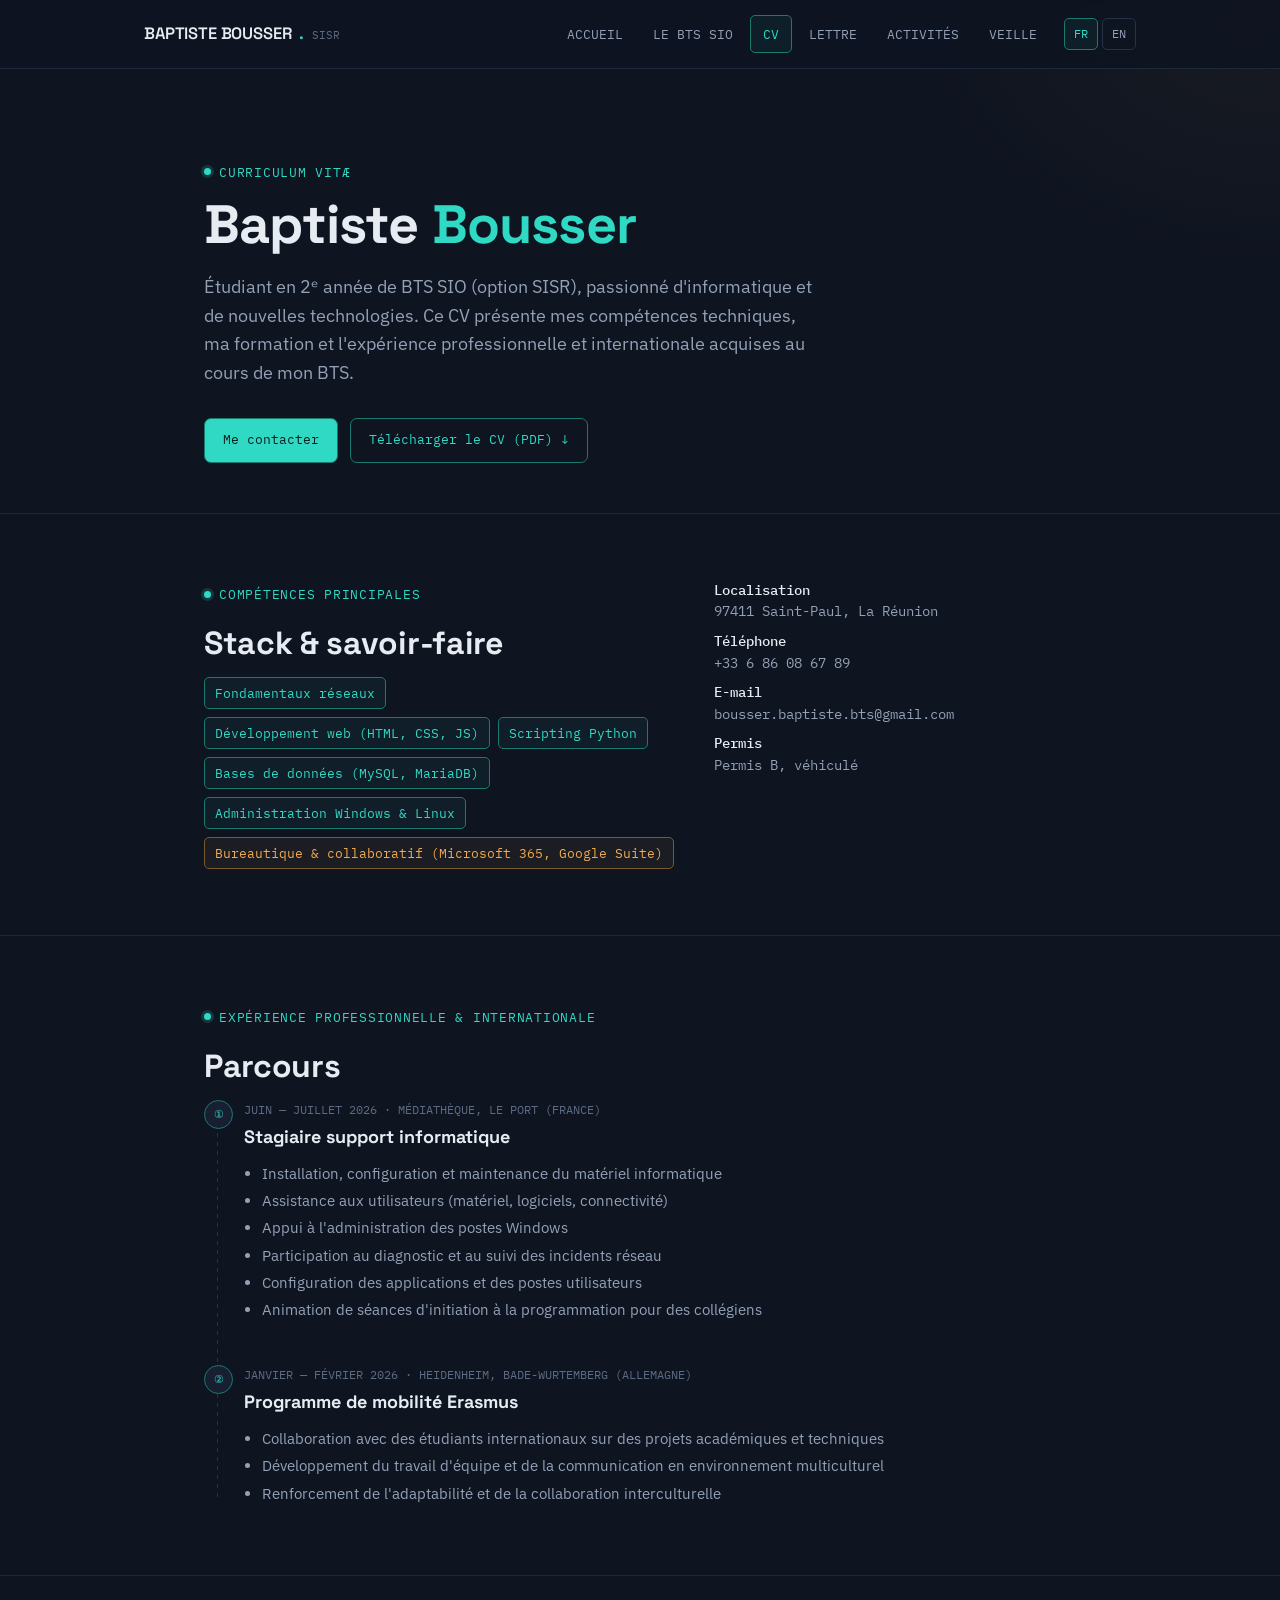
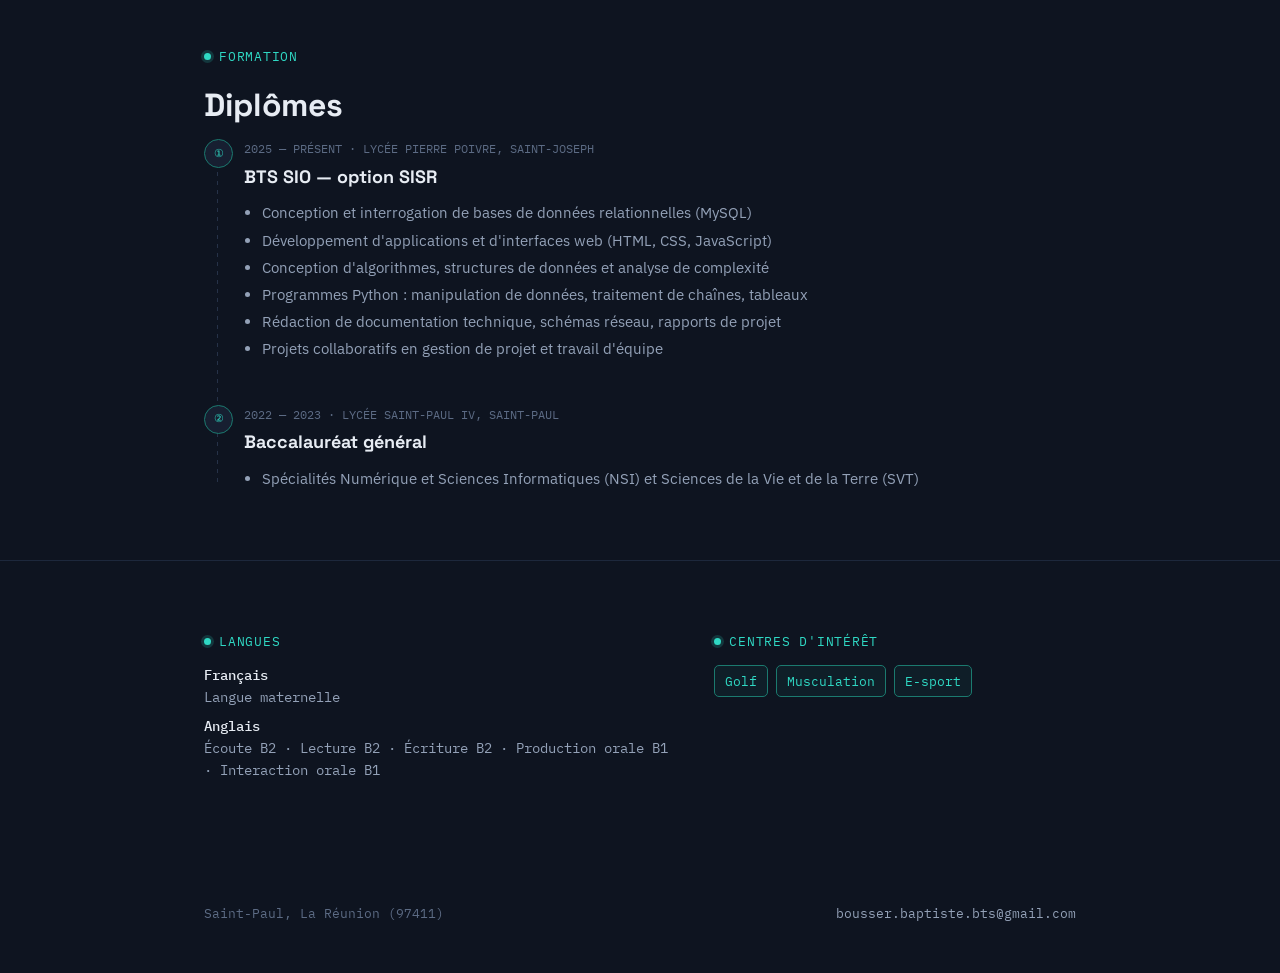
<file: cv.html>
<!DOCTYPE html>
<html lang="fr">
<head>
<meta charset="UTF-8">
<meta name="viewport" content="width=device-width, initial-scale=1.0">
<title>CV — Baptiste Bousser</title>
<link rel="stylesheet" href="style.css">
</head>
<body>

<header class="site-header">
  <div class="wrap">
    <a href="index.html" class="brand">BAPTISTE&nbsp;BOUSSER<span class="dot">.</span><small>SISR</small></a>
    <div class="nav-group">
      <nav class="mainnav">
        <a href="index.html">ACCUEIL</a>
        <a href="bts.html">LE BTS SIO</a>
        <a href="cv.html">CV</a>
        <a href="lettre.html">LETTRE</a>
        <a href="activites.html">ACTIVITÉS</a>
        <a href="veille.html">VEILLE</a>
      </nav>
      <div class="langswitch">
        <a href="cv.html" class="lang-active">FR</a>
        <a href="cv-en.html">EN</a>
      </div>
      <button class="navtoggle" aria-label="Ouvrir le menu">☰</button>
    </div>
  </div>
</header>

<main>
  <section class="hero" style="padding-bottom:50px;">
    <div class="wrap">
      <p class="eyebrow">CURRICULUM VITÆ</p>
      <h1>Baptiste <em>Bousser</em></h1>
      <p class="lede">Étudiant en 2ᵉ année de BTS SIO (option SISR), passionné d'informatique et de nouvelles technologies. Ce CV présente mes compétences techniques, ma formation et l'expérience professionnelle et internationale acquises au cours de mon BTS.</p>
      <div class="btn-row">
        <a href="mailto:bousser.baptiste.bts@gmail.com" class="btn solid">Me contacter</a>
        <a href="cv_baptiste_bousser.pdf" class="btn" download>Télécharger le CV (PDF) ↓</a>
      </div>
    </div>
  </section>

  <section>
    <div class="wrap two-col">
      <div>
        <p class="eyebrow">COMPÉTENCES PRINCIPALES</p>
        <h2 class="h-title">Stack &amp; savoir-faire</h2>
        <div class="tags">
          <span class="tag">Fondamentaux réseaux</span>
          <span class="tag">Développement web (HTML, CSS, JS)</span>
          <span class="tag">Scripting Python</span>
          <span class="tag">Bases de données (MySQL, MariaDB)</span>
          <span class="tag">Administration Windows &amp; Linux</span>
          <span class="tag amber">Bureautique &amp; collaboratif (Microsoft 365, Google Suite)</span>
        </div>
      </div>
      <div class="kv-list">
        <div class="kv"><b>Localisation</b><br>97411 Saint-Paul, La Réunion</div>
        <div class="kv"><b>Téléphone</b><br>+33 6 86 08 67 89</div>
        <div class="kv"><b>E-mail</b><br>bousser.baptiste.bts@gmail.com</div>
        <div class="kv"><b>Permis</b><br>Permis B, véhiculé</div>
      </div>
    </div>
  </section>

  <section>
    <div class="wrap">
      <p class="eyebrow">EXPÉRIENCE PROFESSIONNELLE &amp; INTERNATIONALE</p>
      <h2 class="h-title">Parcours</h2>
      <div class="trace">
        <div class="hop" data-hop="①">
          <div class="hop-meta">JUIN — JUILLET 2026 · MÉDIATHÈQUE, LE PORT (FRANCE)</div>
          <h3>Stagiaire support informatique</h3>
          <ul>
            <li>Installation, configuration et maintenance du matériel informatique</li>
            <li>Assistance aux utilisateurs (matériel, logiciels, connectivité)</li>
            <li>Appui à l'administration des postes Windows</li>
            <li>Participation au diagnostic et au suivi des incidents réseau</li>
            <li>Configuration des applications et des postes utilisateurs</li>
            <li>Animation de séances d'initiation à la programmation pour des collégiens</li>
          </ul>
        </div>
        <div class="hop" data-hop="②">
          <div class="hop-meta">JANVIER — FÉVRIER 2026 · HEIDENHEIM, BADE-WURTEMBERG (ALLEMAGNE)</div>
          <h3>Programme de mobilité Erasmus</h3>
          <ul>
            <li>Collaboration avec des étudiants internationaux sur des projets académiques et techniques</li>
            <li>Développement du travail d'équipe et de la communication en environnement multiculturel</li>
            <li>Renforcement de l'adaptabilité et de la collaboration interculturelle</li>
          </ul>
        </div>
      </div>
    </div>
  </section>

  <section>
    <div class="wrap">
      <p class="eyebrow">FORMATION</p>
      <h2 class="h-title">Diplômes</h2>
      <div class="trace">
        <div class="hop" data-hop="①">
          <div class="hop-meta">2025 — PRÉSENT · LYCÉE PIERRE POIVRE, SAINT-JOSEPH</div>
          <h3>BTS SIO — option SISR</h3>
          <ul>
            <li>Conception et interrogation de bases de données relationnelles (MySQL)</li>
            <li>Développement d'applications et d'interfaces web (HTML, CSS, JavaScript)</li>
            <li>Conception d'algorithmes, structures de données et analyse de complexité</li>
            <li>Programmes Python : manipulation de données, traitement de chaînes, tableaux</li>
            <li>Rédaction de documentation technique, schémas réseau, rapports de projet</li>
            <li>Projets collaboratifs en gestion de projet et travail d'équipe</li>
          </ul>
        </div>
        <div class="hop" data-hop="②">
          <div class="hop-meta">2022 — 2023 · LYCÉE SAINT-PAUL IV, SAINT-PAUL</div>
          <h3>Baccalauréat général</h3>
          <ul>
            <li>Spécialités Numérique et Sciences Informatiques (NSI) et Sciences de la Vie et de la Terre (SVT)</li>
          </ul>
        </div>
      </div>
    </div>
  </section>

  <section style="border-bottom:none;">
    <div class="wrap two-col">
      <div>
        <p class="eyebrow">LANGUES</p>
        <div class="kv-list">
          <div class="kv"><b>Français</b><br>Langue maternelle</div>
          <div class="kv"><b>Anglais</b><br>Écoute B2 · Lecture B2 · Écriture B2 · Production orale B1 · Interaction orale B1</div>
        </div>
      </div>
      <div>
        <p class="eyebrow">CENTRES D'INTÉRÊT</p>
        <div class="tags">
          <span class="tag">Golf</span>
          <span class="tag">Musculation</span>
          <span class="tag">E-sport</span>
        </div>
      </div>
    </div>
  </section>
</main>

<footer>
  <div class="wrap" style="display:flex; justify-content:space-between; flex-wrap:wrap; gap:10px; width:100%;">
    <span>Saint-Paul, La Réunion (97411)</span>
    <a href="mailto:bousser.baptiste.bts@gmail.com">bousser.baptiste.bts@gmail.com</a>
  </div>
</footer>

<script src="script.js"></script>
</body>
</html>
</file>
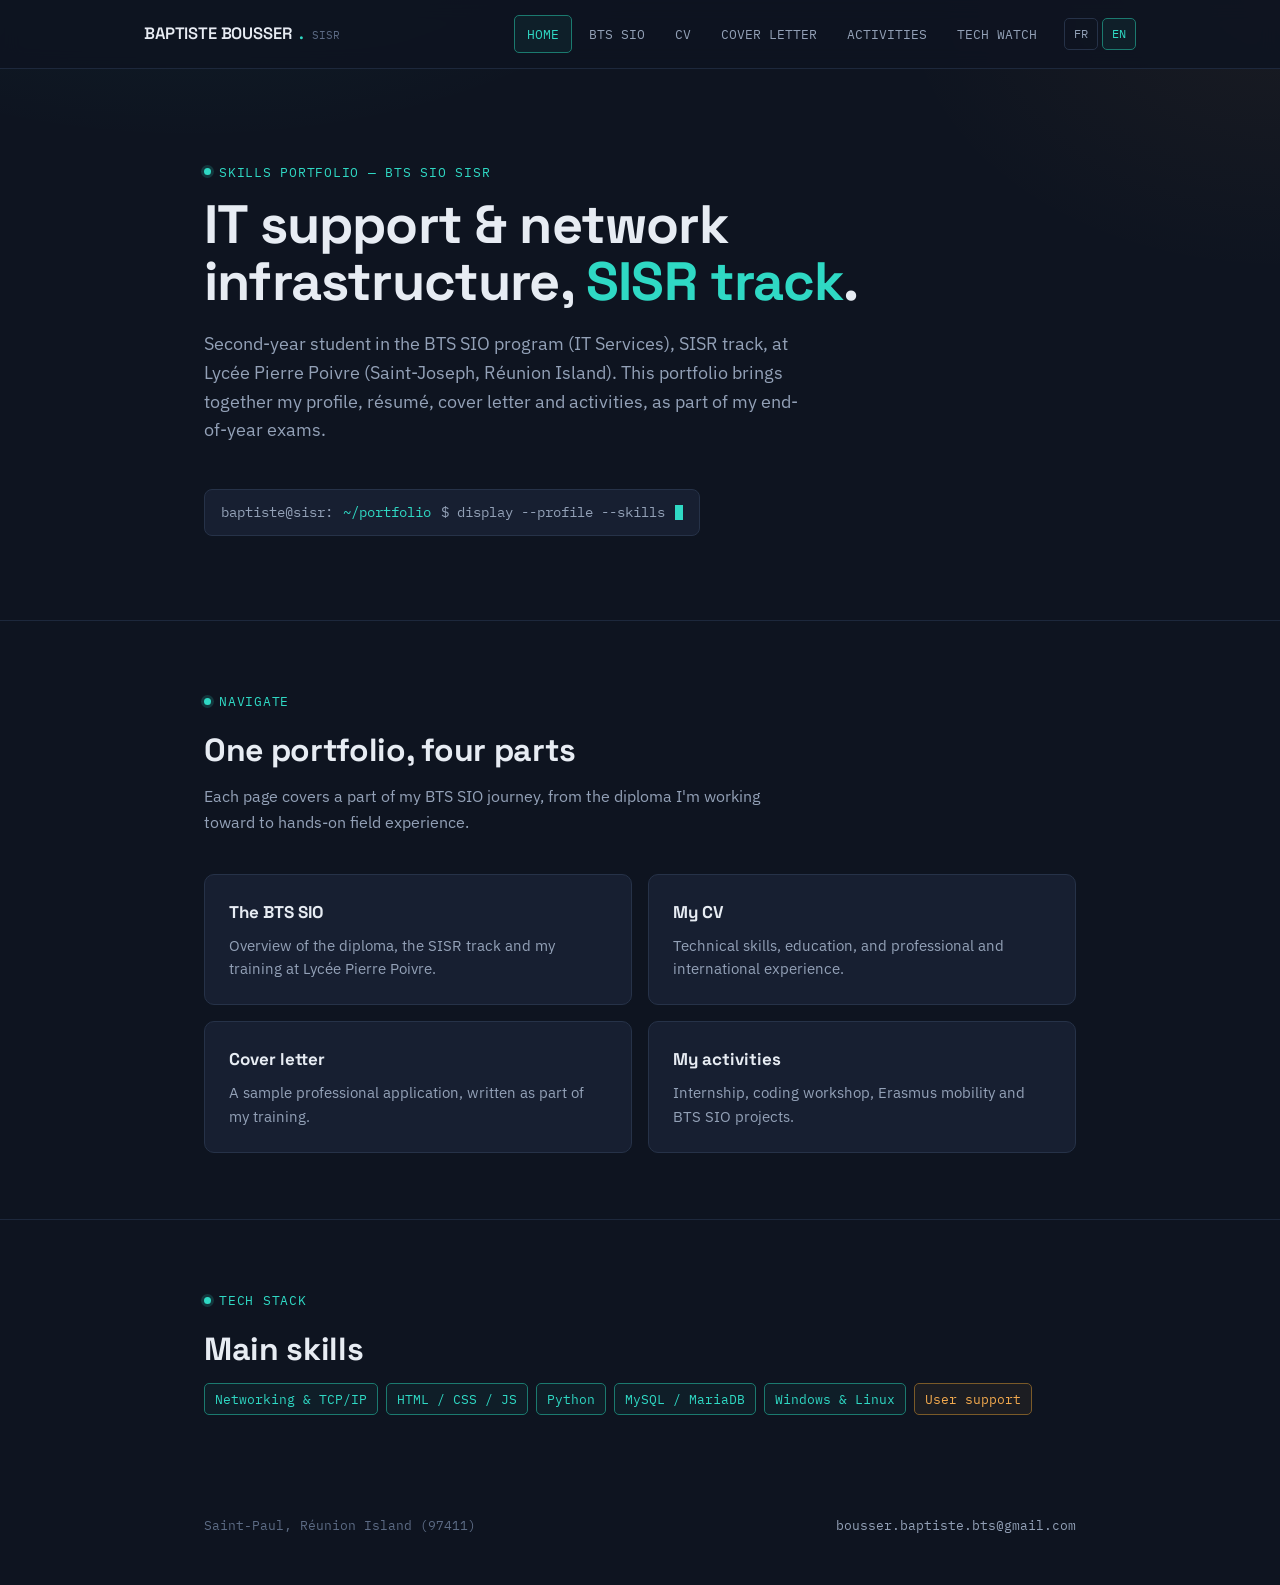
<file: index-en.html>
<!DOCTYPE html>
<html lang="en">
<head>
<meta charset="UTF-8">
<meta name="viewport" content="width=device-width, initial-scale=1.0">
<title>Baptiste Bousser — BTS SIO Portfolio</title>
<meta name="description" content="Portfolio of Baptiste Bousser, BTS SIO (SISR track) student — résumé, cover letter and background.">
<link rel="stylesheet" href="style.css">
</head>
<body>

<header class="site-header">
  <div class="wrap">
    <a href="index-en.html" class="brand">BAPTISTE&nbsp;BOUSSER<span class="dot">.</span><small>SISR</small></a>
    <div class="nav-group">
      <nav class="mainnav">
        <a href="index-en.html">HOME</a>
        <a href="bts-en.html">BTS SIO</a>
        <a href="cv-en.html">CV</a>
        <a href="lettre-en.html">COVER LETTER</a>
        <a href="activites-en.html">ACTIVITIES</a>
        <a href="veille-en.html">TECH WATCH</a>
      </nav>
      <div class="langswitch">
        <a href="index.html">FR</a>
        <a href="index-en.html" class="lang-active">EN</a>
      </div>
      <button class="navtoggle" aria-label="Open menu">☰</button>
    </div>
  </div>
</header>

<main>
  <section class="hero">
    <div class="wrap">
      <p class="eyebrow">SKILLS PORTFOLIO — BTS SIO SISR</p>
      <h1>IT support &amp; network<br>infrastructure, <em>SISR track</em>.</h1>
      <p class="lede">Second-year student in the BTS SIO program (IT Services), SISR track, at Lycée Pierre Poivre (Saint-Joseph, Réunion Island). This portfolio brings together my profile, résumé, cover letter and activities, as part of my end-of-year exams.</p>
      <p class="prompt">baptiste@sisr:<span class="path">~/portfolio</span>$ display --profile --skills<span class="cursor"></span></p>
    </div>
  </section>

  <section>
    <div class="wrap">
      <p class="eyebrow">NAVIGATE</p>
      <h2 class="h-title">One portfolio, four parts</h2>
      <p class="h-sub">Each page covers a part of my BTS SIO journey, from the diploma I'm working toward to hands-on field experience.</p>
      <div class="grid">
        <a href="bts-en.html" style="text-decoration:none">
          <div class="card">
            <h3>The BTS SIO</h3>
            <p>Overview of the diploma, the SISR track and my training at Lycée Pierre Poivre.</p>
          </div>
        </a>
        <a href="cv-en.html" style="text-decoration:none">
          <div class="card">
            <h3>My CV</h3>
            <p>Technical skills, education, and professional and international experience.</p>
          </div>
        </a>
        <a href="lettre-en.html" style="text-decoration:none">
          <div class="card">
            <h3>Cover letter</h3>
            <p>A sample professional application, written as part of my training.</p>
          </div>
        </a>
        <a href="activites-en.html" style="text-decoration:none">
          <div class="card">
            <h3>My activities</h3>
            <p>Internship, coding workshop, Erasmus mobility and BTS SIO projects.</p>
          </div>
        </a>
      </div>
    </div>
  </section>

  <section>
    <div class="wrap">
      <p class="eyebrow">TECH STACK</p>
      <h2 class="h-title">Main skills</h2>
      <div class="tags">
        <span class="tag">Networking &amp; TCP/IP</span>
        <span class="tag">HTML / CSS / JS</span>
        <span class="tag">Python</span>
        <span class="tag">MySQL / MariaDB</span>
        <span class="tag">Windows &amp; Linux</span>
        <span class="tag amber">User support</span>
      </div>
    </div>
  </section>
</main>

<footer>
  <div class="wrap" style="display:flex; justify-content:space-between; flex-wrap:wrap; gap:10px; width:100%;">
    <span>Saint-Paul, Réunion Island (97411)</span>
    <a href="mailto:bousser.baptiste.bts@gmail.com">bousser.baptiste.bts@gmail.com</a>
  </div>
</footer>

<script src="script.js"></script>
</body>
</html>
</file>
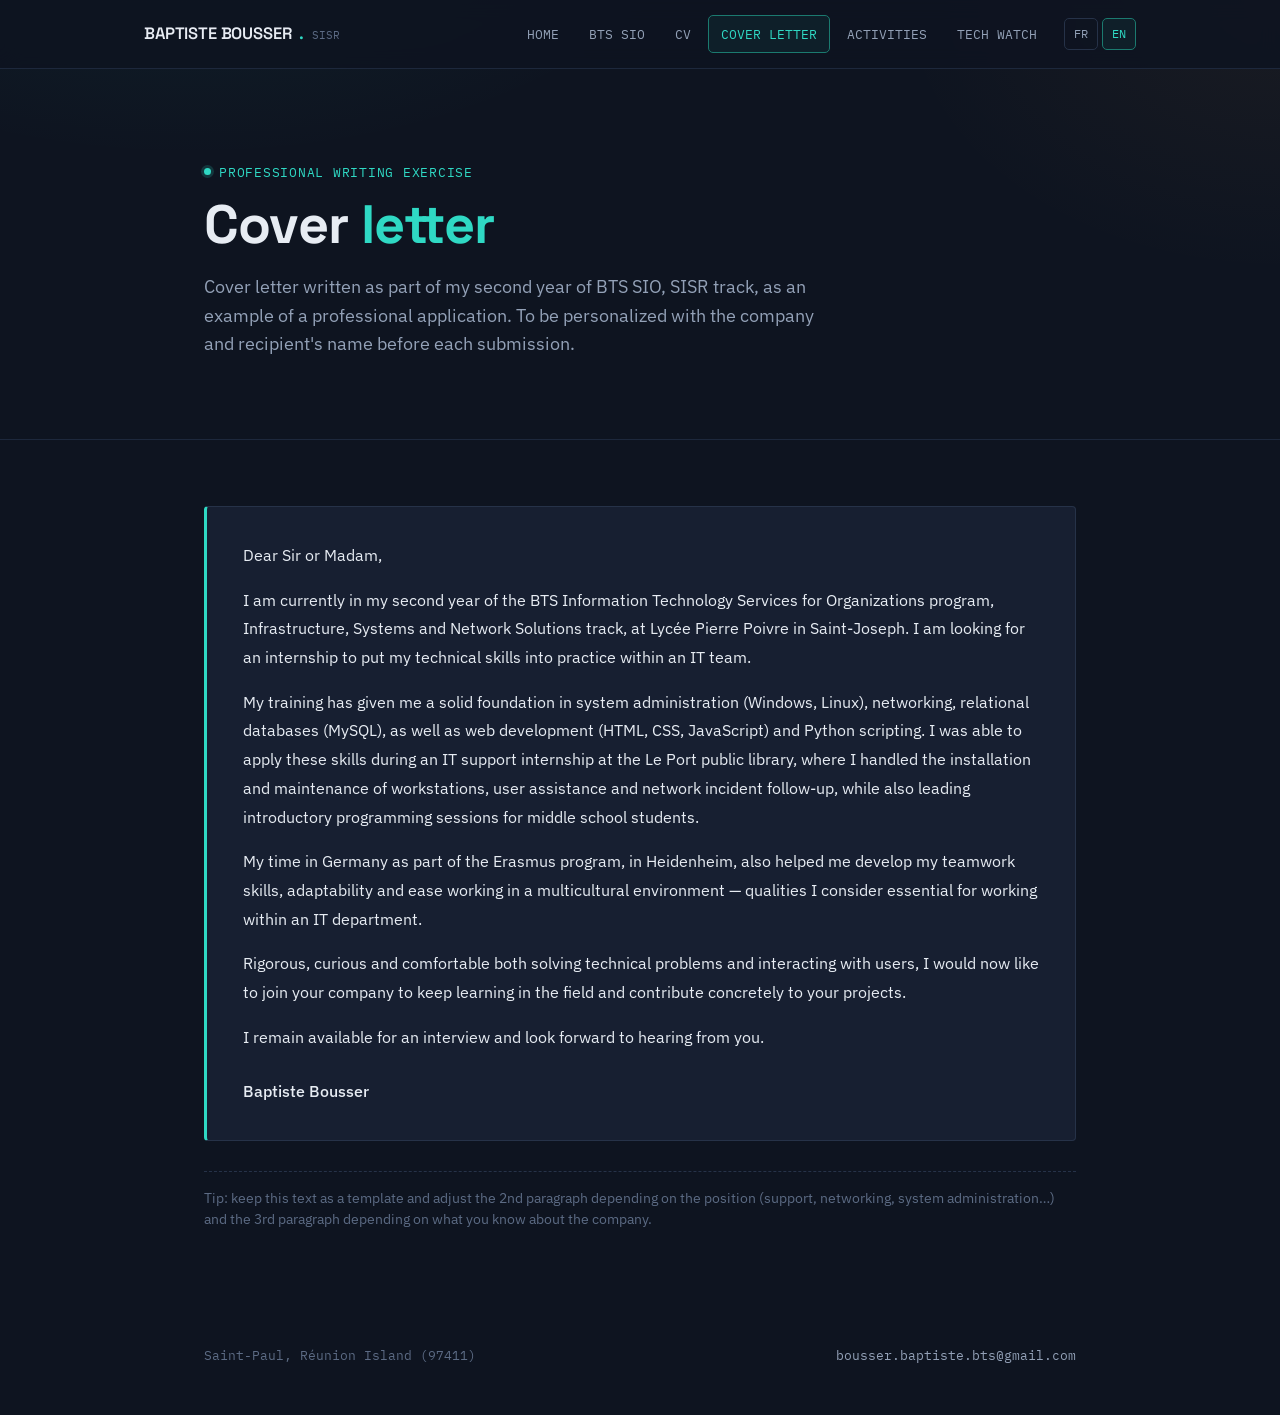
<file: lettre-en.html>
<!DOCTYPE html>
<html lang="en">
<head>
<meta charset="UTF-8">
<meta name="viewport" content="width=device-width, initial-scale=1.0">
<title>Cover Letter — Baptiste Bousser</title>
<link rel="stylesheet" href="style.css">
</head>
<body>

<header class="site-header">
  <div class="wrap">
    <a href="index-en.html" class="brand">BAPTISTE&nbsp;BOUSSER<span class="dot">.</span><small>SISR</small></a>
    <div class="nav-group">
      <nav class="mainnav">
        <a href="index-en.html">HOME</a>
        <a href="bts-en.html">BTS SIO</a>
        <a href="cv-en.html">CV</a>
        <a href="lettre-en.html">COVER LETTER</a>
        <a href="activites-en.html">ACTIVITIES</a>
        <a href="veille-en.html">TECH WATCH</a>
      </nav>
      <div class="langswitch">
        <a href="lettre.html">FR</a>
        <a href="lettre-en.html" class="lang-active">EN</a>
      </div>
      <button class="navtoggle" aria-label="Open menu">☰</button>
    </div>
  </div>
</header>

<main>
  <section class="hero" style="padding-bottom:50px;">
    <div class="wrap">
      <p class="eyebrow">PROFESSIONAL WRITING EXERCISE</p>
      <h1>Cover <em>letter</em></h1>
      <p class="lede">Cover letter written as part of my second year of BTS SIO, SISR track, as an example of a professional application. To be personalized with the company and recipient's name before each submission.</p>
    </div>
  </section>

  <section style="border-bottom:none;">
    <div class="wrap">
      <blockquote class="letter">
        <p>Dear Sir or Madam,</p>
        <p>I am currently in my second year of the BTS Information Technology Services for Organizations program, Infrastructure, Systems and Network Solutions track, at Lycée Pierre Poivre in Saint-Joseph. I am looking for an internship to put my technical skills into practice within an IT team.</p>
        <p>My training has given me a solid foundation in system administration (Windows, Linux), networking, relational databases (MySQL), as well as web development (HTML, CSS, JavaScript) and Python scripting. I was able to apply these skills during an IT support internship at the Le Port public library, where I handled the installation and maintenance of workstations, user assistance and network incident follow-up, while also leading introductory programming sessions for middle school students.</p>
        <p>My time in Germany as part of the Erasmus program, in Heidenheim, also helped me develop my teamwork skills, adaptability and ease working in a multicultural environment — qualities I consider essential for working within an IT department.</p>
        <p>Rigorous, curious and comfortable both solving technical problems and interacting with users, I would now like to join your company to keep learning in the field and contribute concretely to your projects.</p>
        <p>I remain available for an interview and look forward to hearing from you.</p>
        <p class="sign">Baptiste Bousser</p>
      </blockquote>
      <p class="note">Tip: keep this text as a template and adjust the 2nd paragraph depending on the position (support, networking, system administration…) and the 3rd paragraph depending on what you know about the company.</p>
    </div>
  </section>
</main>

<footer>
  <div class="wrap" style="display:flex; justify-content:space-between; flex-wrap:wrap; gap:10px; width:100%;">
    <span>Saint-Paul, Réunion Island (97411)</span>
    <a href="mailto:bousser.baptiste.bts@gmail.com">bousser.baptiste.bts@gmail.com</a>
  </div>
</footer>

<script src="script.js"></script>
</body>
</html>
</file>
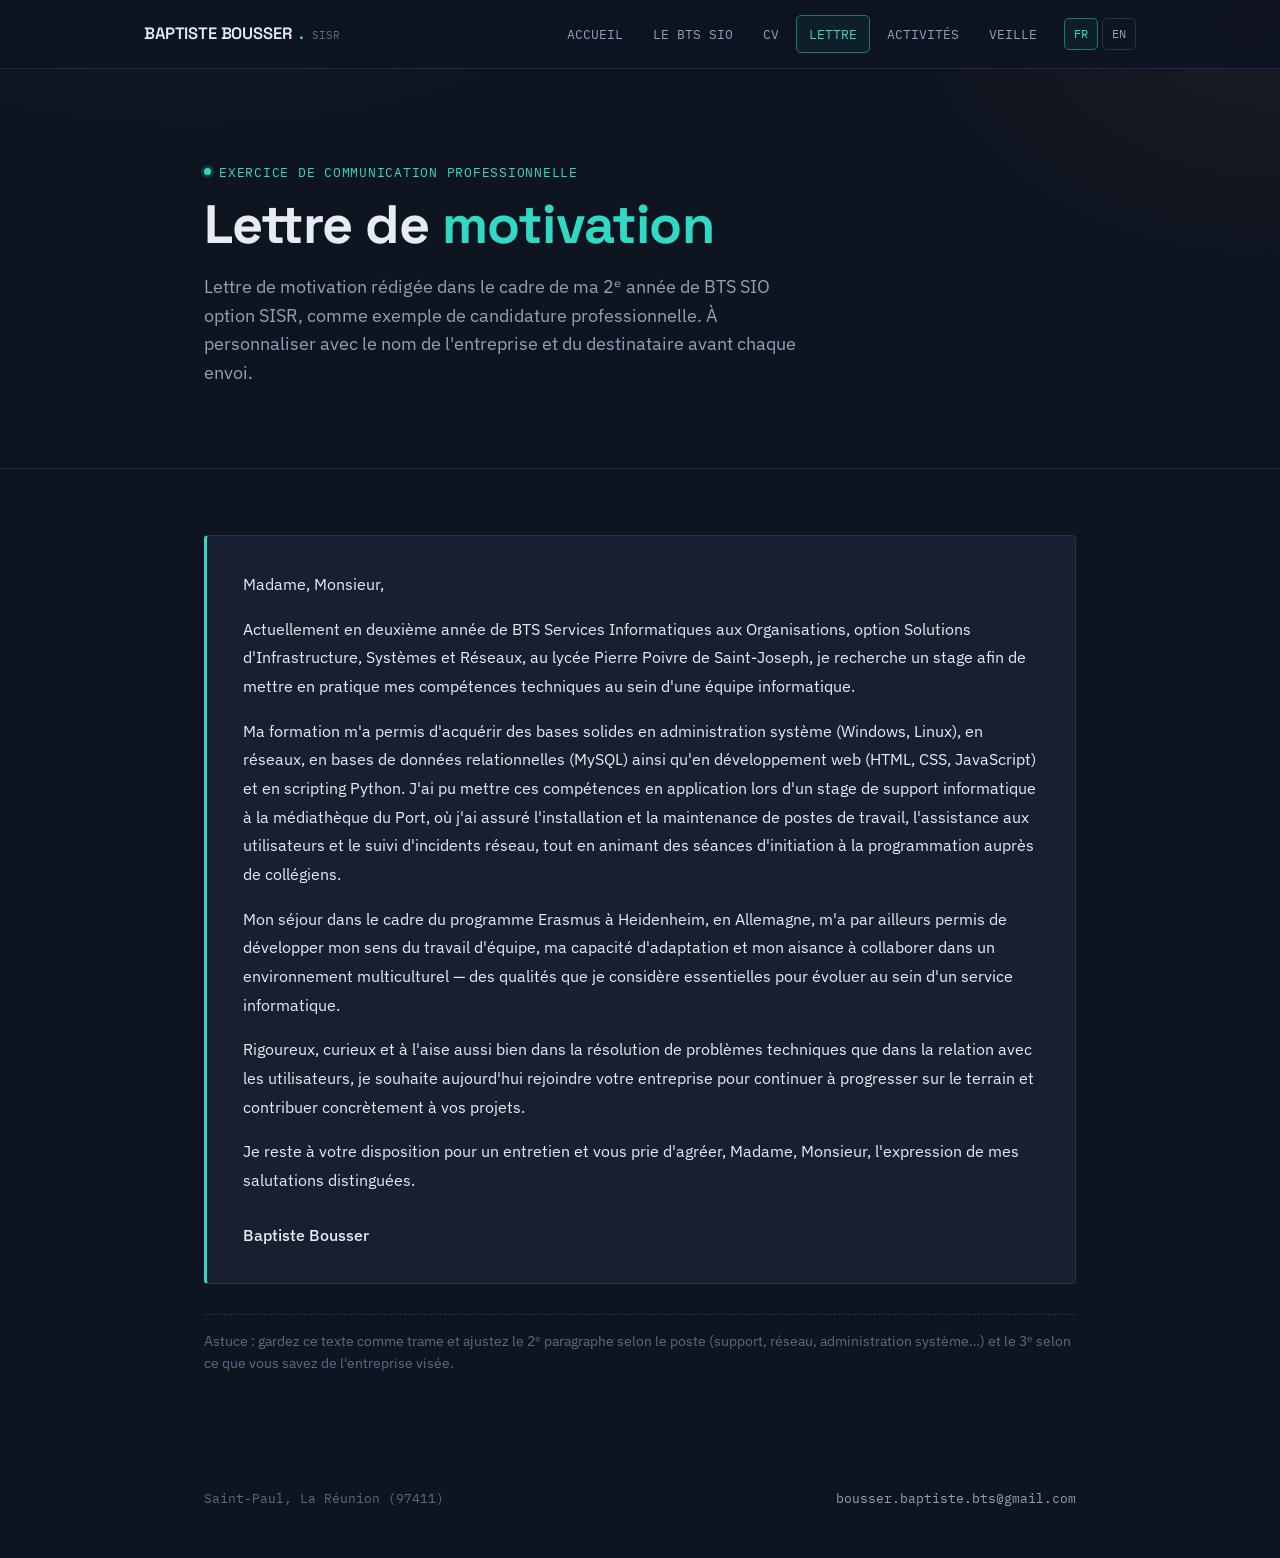
<file: lettre.html>
<!DOCTYPE html>
<html lang="fr">
<head>
<meta charset="UTF-8">
<meta name="viewport" content="width=device-width, initial-scale=1.0">
<title>Lettre de motivation — Baptiste Bousser</title>
<link rel="stylesheet" href="style.css">
</head>
<body>

<header class="site-header">
  <div class="wrap">
    <a href="index.html" class="brand">BAPTISTE&nbsp;BOUSSER<span class="dot">.</span><small>SISR</small></a>
    <div class="nav-group">
      <nav class="mainnav">
        <a href="index.html">ACCUEIL</a>
        <a href="bts.html">LE BTS SIO</a>
        <a href="cv.html">CV</a>
        <a href="lettre.html">LETTRE</a>
        <a href="activites.html">ACTIVITÉS</a>
        <a href="veille.html">VEILLE</a>
      </nav>
      <div class="langswitch">
        <a href="lettre.html" class="lang-active">FR</a>
        <a href="lettre-en.html">EN</a>
      </div>
      <button class="navtoggle" aria-label="Ouvrir le menu">☰</button>
    </div>
  </div>
</header>

<main>
  <section class="hero" style="padding-bottom:50px;">
    <div class="wrap">
      <p class="eyebrow">EXERCICE DE COMMUNICATION PROFESSIONNELLE</p>
      <h1>Lettre de <em>motivation</em></h1>
      <p class="lede">Lettre de motivation rédigée dans le cadre de ma 2ᵉ année de BTS SIO option SISR, comme exemple de candidature professionnelle. À personnaliser avec le nom de l'entreprise et du destinataire avant chaque envoi.</p>
    </div>
  </section>

  <section style="border-bottom:none;">
    <div class="wrap">
      <blockquote class="letter">
        <p>Madame, Monsieur,</p>
        <p>Actuellement en deuxième année de BTS Services Informatiques aux Organisations, option Solutions d'Infrastructure, Systèmes et Réseaux, au lycée Pierre Poivre de Saint-Joseph, je recherche un stage afin de mettre en pratique mes compétences techniques au sein d'une équipe informatique.</p>
        <p>Ma formation m'a permis d'acquérir des bases solides en administration système (Windows, Linux), en réseaux, en bases de données relationnelles (MySQL) ainsi qu'en développement web (HTML, CSS, JavaScript) et en scripting Python. J'ai pu mettre ces compétences en application lors d'un stage de support informatique à la médiathèque du Port, où j'ai assuré l'installation et la maintenance de postes de travail, l'assistance aux utilisateurs et le suivi d'incidents réseau, tout en animant des séances d'initiation à la programmation auprès de collégiens.</p>
        <p>Mon séjour dans le cadre du programme Erasmus à Heidenheim, en Allemagne, m'a par ailleurs permis de développer mon sens du travail d'équipe, ma capacité d'adaptation et mon aisance à collaborer dans un environnement multiculturel — des qualités que je considère essentielles pour évoluer au sein d'un service informatique.</p>
        <p>Rigoureux, curieux et à l'aise aussi bien dans la résolution de problèmes techniques que dans la relation avec les utilisateurs, je souhaite aujourd'hui rejoindre votre entreprise pour continuer à progresser sur le terrain et contribuer concrètement à vos projets.</p>
        <p>Je reste à votre disposition pour un entretien et vous prie d'agréer, Madame, Monsieur, l'expression de mes salutations distinguées.</p>
        <p class="sign">Baptiste Bousser</p>
      </blockquote>
      <p class="note">Astuce : gardez ce texte comme trame et ajustez le 2ᵉ paragraphe selon le poste (support, réseau, administration système…) et le 3ᵉ selon ce que vous savez de l'entreprise visée.</p>
    </div>
  </section>
</main>

<footer>
  <div class="wrap" style="display:flex; justify-content:space-between; flex-wrap:wrap; gap:10px; width:100%;">
    <span>Saint-Paul, La Réunion (97411)</span>
    <a href="mailto:bousser.baptiste.bts@gmail.com">bousser.baptiste.bts@gmail.com</a>
  </div>
</footer>

<script src="script.js"></script>
</body>
</html>
</file>
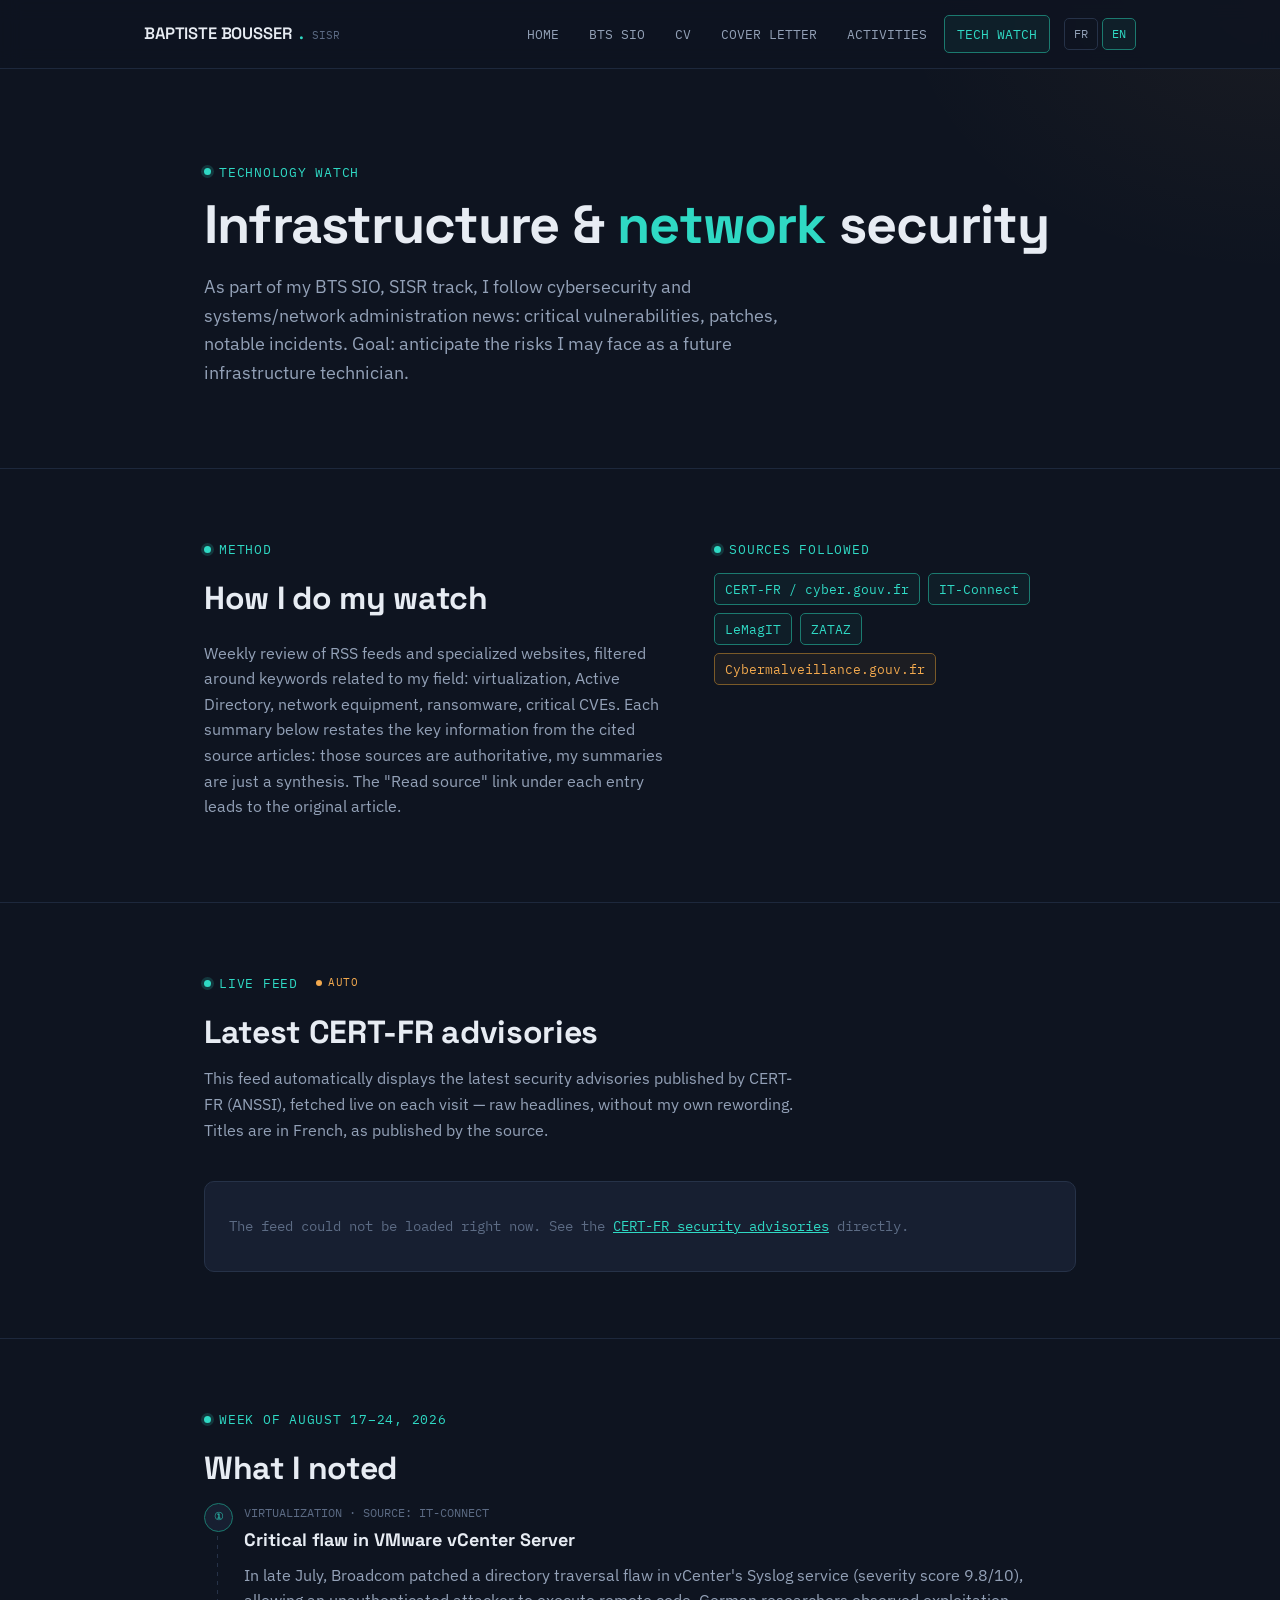
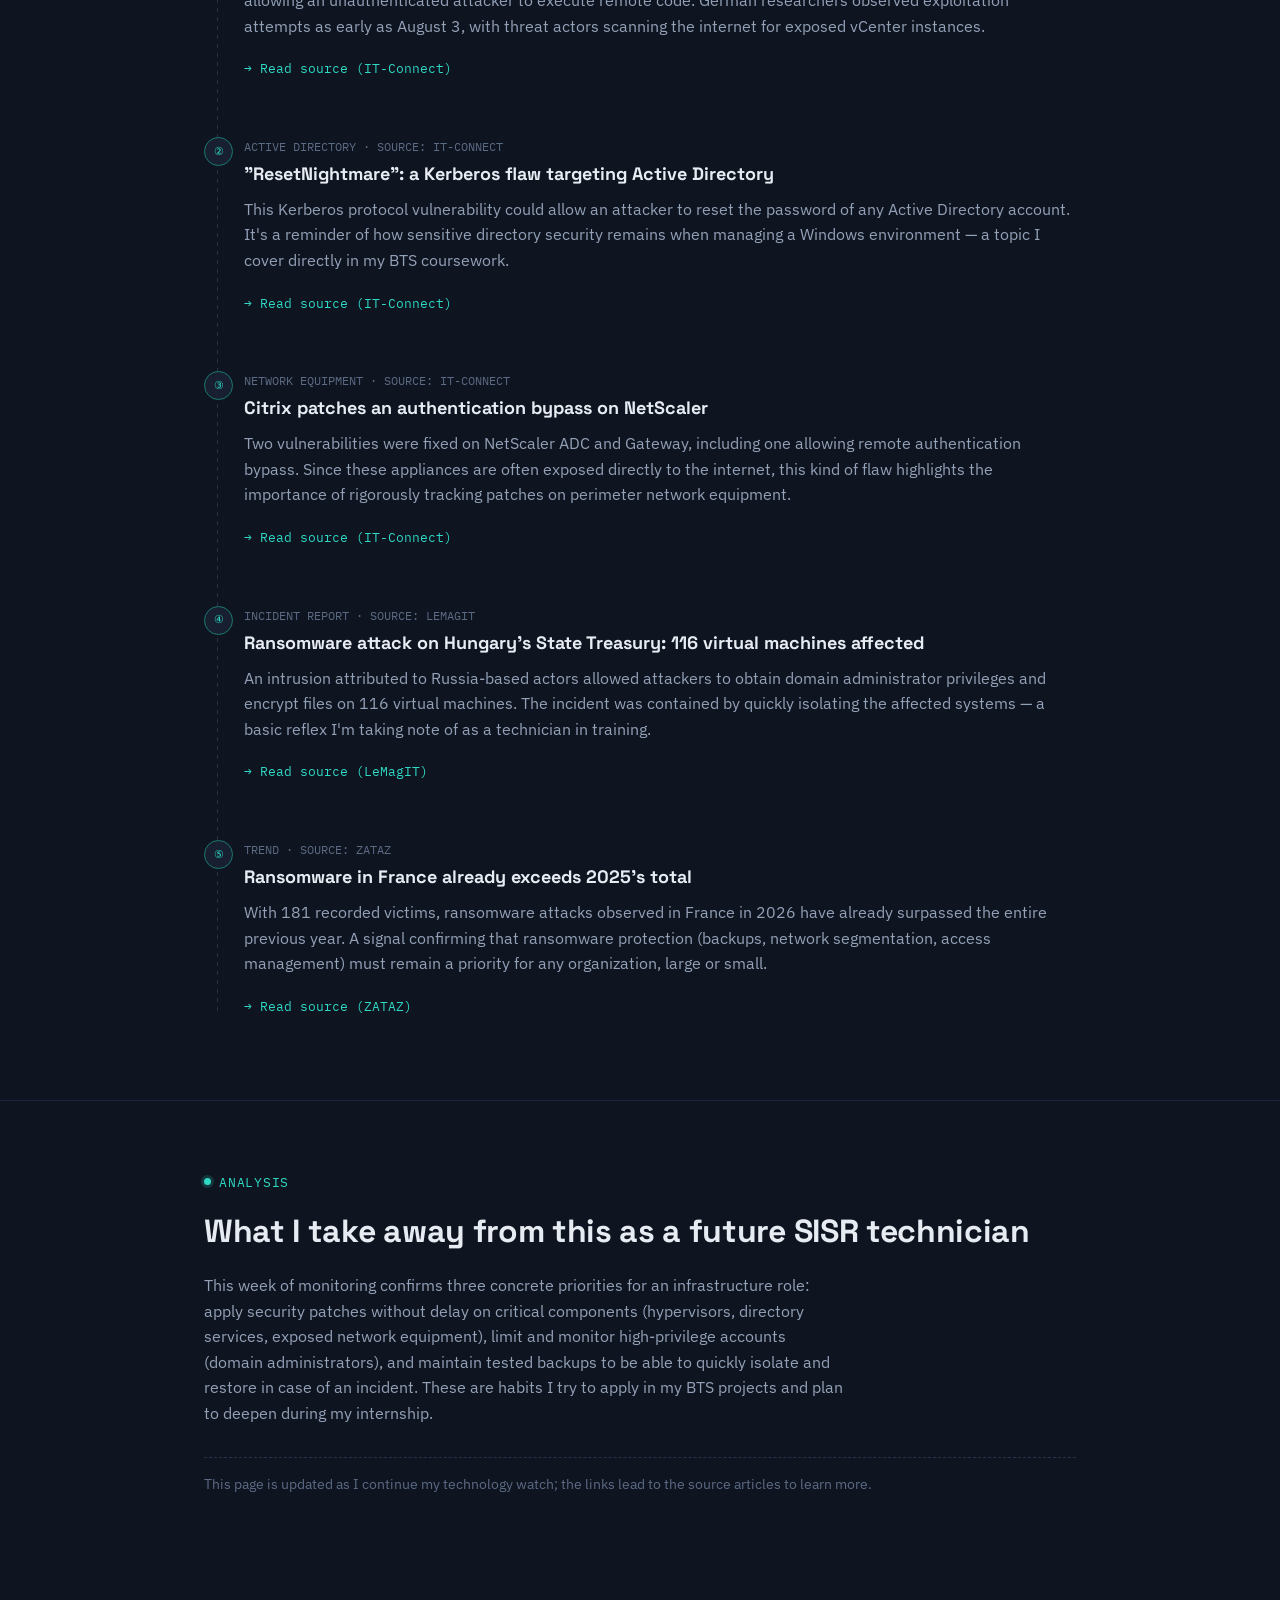
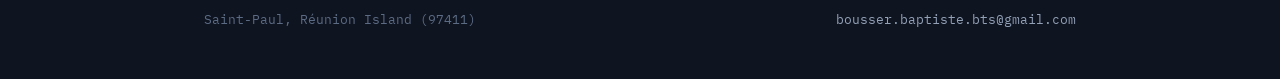
<file: veille-en.html>
<!DOCTYPE html>
<html lang="en">
<head>
<meta charset="UTF-8">
<meta name="viewport" content="width=device-width, initial-scale=1.0">
<title>Technology Watch — Baptiste Bousser</title>
<link rel="stylesheet" href="style.css">
</head>
<body>

<header class="site-header">
  <div class="wrap">
    <a href="index-en.html" class="brand">BAPTISTE&nbsp;BOUSSER<span class="dot">.</span><small>SISR</small></a>
    <div class="nav-group">
      <nav class="mainnav">
        <a href="index-en.html">HOME</a>
        <a href="bts-en.html">BTS SIO</a>
        <a href="cv-en.html">CV</a>
        <a href="lettre-en.html">COVER LETTER</a>
        <a href="activites-en.html">ACTIVITIES</a>
        <a href="veille-en.html">TECH WATCH</a>
      </nav>
      <div class="langswitch">
        <a href="veille.html">FR</a>
        <a href="veille-en.html" class="lang-active">EN</a>
      </div>
      <button class="navtoggle" aria-label="Open menu">☰</button>
    </div>
  </div>
</header>

<main>
  <section class="hero" style="padding-bottom:50px;">
    <div class="wrap">
      <p class="eyebrow">TECHNOLOGY WATCH</p>
      <h1>Infrastructure &amp; <em>network</em> security</h1>
      <p class="lede">As part of my BTS SIO, SISR track, I follow cybersecurity and systems/network administration news: critical vulnerabilities, patches, notable incidents. Goal: anticipate the risks I may face as a future infrastructure technician.</p>
    </div>
  </section>

  <section>
    <div class="wrap two-col">
      <div>
        <p class="eyebrow">METHOD</p>
        <h2 class="h-title">How I do my watch</h2>
        <p style="color:var(--text-dim); max-width:56ch;">Weekly review of RSS feeds and specialized websites, filtered around keywords related to my field: virtualization, Active Directory, network equipment, ransomware, critical CVEs. Each summary below restates the key information from the cited source articles: those sources are authoritative, my summaries are just a synthesis. The "Read source" link under each entry leads to the original article.</p>
      </div>
      <div>
        <p class="eyebrow">SOURCES FOLLOWED</p>
        <div class="tags">
          <span class="tag">CERT-FR / cyber.gouv.fr</span>
          <span class="tag">IT-Connect</span>
          <span class="tag">LeMagIT</span>
          <span class="tag">ZATAZ</span>
          <span class="tag amber">Cybermalveillance.gouv.fr</span>
        </div>
      </div>
    </div>
  </section>

  <section>
    <div class="wrap">
      <p class="eyebrow">LIVE FEED<span class="live-badge">AUTO</span></p>
      <h2 class="h-title">Latest CERT-FR advisories</h2>
      <p class="h-sub">This feed automatically displays the latest security advisories published by CERT-FR (ANSSI), fetched live on each visit — raw headlines, without my own rewording. Titles are in French, as published by the source.</p>
      <div id="live-feed" class="live-feed">
        <p class="kv" style="color:var(--text-faint); padding:14px 0;">Loading feed…</p>
      </div>
    </div>
  </section>

  <section>
    <div class="wrap">
      <p class="eyebrow">WEEK OF AUGUST 17–24, 2026</p>
      <h2 class="h-title">What I noted</h2>
      <div class="trace">

        <div class="hop" data-hop="①">
          <div class="hop-meta">VIRTUALIZATION · SOURCE: IT-CONNECT</div>
          <h3>Critical flaw in VMware vCenter Server</h3>
          <p style="color:var(--text-dim); margin:0 0 6px;">In late July, Broadcom patched a directory traversal flaw in vCenter's Syslog service (severity score 9.8/10), allowing an unauthenticated attacker to execute remote code. German researchers observed exploitation attempts as early as August 3, with threat actors scanning the internet for exposed vCenter instances.</p>
          <p><a href="https://www.it-connect.fr/recap-actualite-cyber-aout-2026/" target="_blank" rel="noopener" style="color:var(--cyan); font-family:var(--font-mono); font-size:12.5px; text-decoration:none;">→ Read source (IT-Connect)</a></p>
        </div>

        <div class="hop" data-hop="②">
          <div class="hop-meta">ACTIVE DIRECTORY · SOURCE: IT-CONNECT</div>
          <h3>"ResetNightmare": a Kerberos flaw targeting Active Directory</h3>
          <p style="color:var(--text-dim); margin:0 0 6px;">This Kerberos protocol vulnerability could allow an attacker to reset the password of any Active Directory account. It's a reminder of how sensitive directory security remains when managing a Windows environment — a topic I cover directly in my BTS coursework.</p>
          <p><a href="https://www.it-connect.fr/actualites/actu-securite/" target="_blank" rel="noopener" style="color:var(--cyan); font-family:var(--font-mono); font-size:12.5px; text-decoration:none;">→ Read source (IT-Connect)</a></p>
        </div>

        <div class="hop" data-hop="③">
          <div class="hop-meta">NETWORK EQUIPMENT · SOURCE: IT-CONNECT</div>
          <h3>Citrix patches an authentication bypass on NetScaler</h3>
          <p style="color:var(--text-dim); margin:0 0 6px;">Two vulnerabilities were fixed on NetScaler ADC and Gateway, including one allowing remote authentication bypass. Since these appliances are often exposed directly to the internet, this kind of flaw highlights the importance of rigorously tracking patches on perimeter network equipment.</p>
          <p><a href="https://www.it-connect.fr/actualites/actu-securite/" target="_blank" rel="noopener" style="color:var(--cyan); font-family:var(--font-mono); font-size:12.5px; text-decoration:none;">→ Read source (IT-Connect)</a></p>
        </div>

        <div class="hop" data-hop="④">
          <div class="hop-meta">INCIDENT REPORT · SOURCE: LEMAGIT</div>
          <h3>Ransomware attack on Hungary's State Treasury: 116 virtual machines affected</h3>
          <p style="color:var(--text-dim); margin:0 0 6px;">An intrusion attributed to Russia-based actors allowed attackers to obtain domain administrator privileges and encrypt files on 116 virtual machines. The incident was contained by quickly isolating the affected systems — a basic reflex I'm taking note of as a technician in training.</p>
          <p><a href="https://www.lemagit.fr/actualites/366648712/Cyberhebdo-du-7-aout-2026-une-semaine-dune-violence-exceptionnelle" target="_blank" rel="noopener" style="color:var(--cyan); font-family:var(--font-mono); font-size:12.5px; text-decoration:none;">→ Read source (LeMagIT)</a></p>
        </div>

        <div class="hop" data-hop="⑤">
          <div class="hop-meta">TREND · SOURCE: ZATAZ</div>
          <h3>Ransomware in France already exceeds 2025's total</h3>
          <p style="color:var(--text-dim); margin:0 0 6px;">With 181 recorded victims, ransomware attacks observed in France in 2026 have already surpassed the entire previous year. A signal confirming that ransomware protection (backups, network segmentation, access management) must remain a priority for any organization, large or small.</p>
          <p><a href="https://www.zataz.com/cyber-actualites-zataz-de-la-semaine-du-17-au-23-aout-2026/" target="_blank" rel="noopener" style="color:var(--cyan); font-family:var(--font-mono); font-size:12.5px; text-decoration:none;">→ Read source (ZATAZ)</a></p>
        </div>

      </div>
    </div>
  </section>

  <section style="border-bottom:none;">
    <div class="wrap">
      <p class="eyebrow">ANALYSIS</p>
      <h2 class="h-title">What I take away from this as a future SISR technician</h2>
      <p style="color:var(--text-dim); max-width:64ch;">This week of monitoring confirms three concrete priorities for an infrastructure role: apply security patches without delay on critical components (hypervisors, directory services, exposed network equipment), limit and monitor high-privilege accounts (domain administrators), and maintain tested backups to be able to quickly isolate and restore in case of an incident. These are habits I try to apply in my BTS projects and plan to deepen during my internship.</p>
      <p class="note">This page is updated as I continue my technology watch; the links lead to the source articles to learn more.</p>
    </div>
  </section>
</main>

<footer>
  <div class="wrap" style="display:flex; justify-content:space-between; flex-wrap:wrap; gap:10px; width:100%;">
    <span>Saint-Paul, Réunion Island (97411)</span>
    <a href="mailto:bousser.baptiste.bts@gmail.com">bousser.baptiste.bts@gmail.com</a>
  </div>
</footer>

<script src="script.js"></script>
<script>
(function () {
  var container = document.getElementById('live-feed');
  if (!container) return;
  var feedUrl = 'https://www.cert.ssi.gouv.fr/avis/feed/';
  var api = 'https://api.rss2json.com/v1/api.json?rss_url=' + encodeURIComponent(feedUrl) + '&count=8';

  fetch(api)
    .then(function (r) { return r.json(); })
    .then(function (data) {
      if (data.status !== 'ok' || !data.items || !data.items.length) throw new Error('empty feed');
      var html = '';
      data.items.forEach(function (item) {
        var d = new Date(item.pubDate);
        var dateStr = isNaN(d) ? '' : d.toLocaleDateString('en-GB', { day: '2-digit', month: 'short', year: 'numeric' });
        html += '<div class="live-item"><div class="live-date">' + dateStr + '</div>' +
                '<a href="' + item.link + '" target="_blank" rel="noopener">' + item.title + '</a></div>';
      });
      container.innerHTML = html;
    })
    .catch(function () {
      container.innerHTML = '<p class="kv" style="color:var(--text-faint); padding:14px 0;">The feed could not be loaded right now. See the <a href="https://www.cert.ssi.gouv.fr/avis/" target="_blank" rel="noopener" style="color:var(--cyan)">CERT-FR security advisories</a> directly.</p>';
    });
})();
</script>
</body>
</html>
</file>
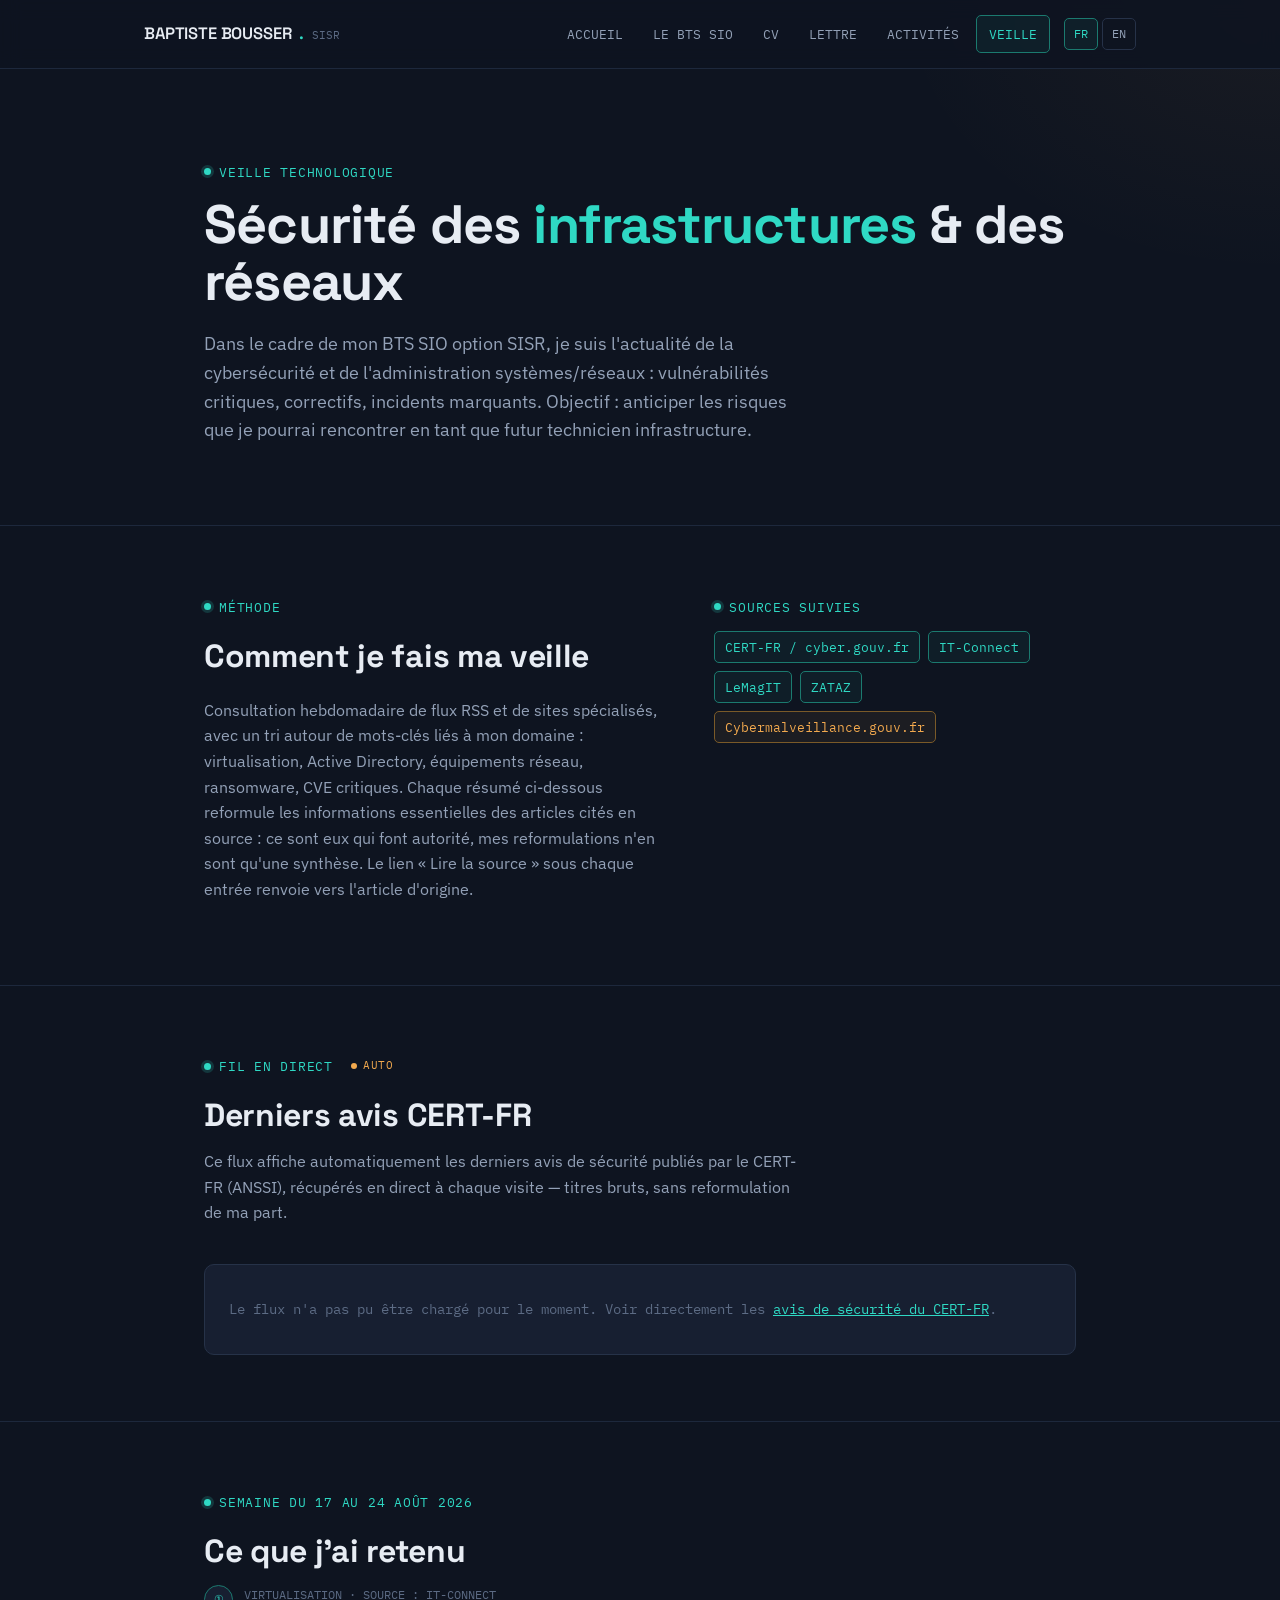
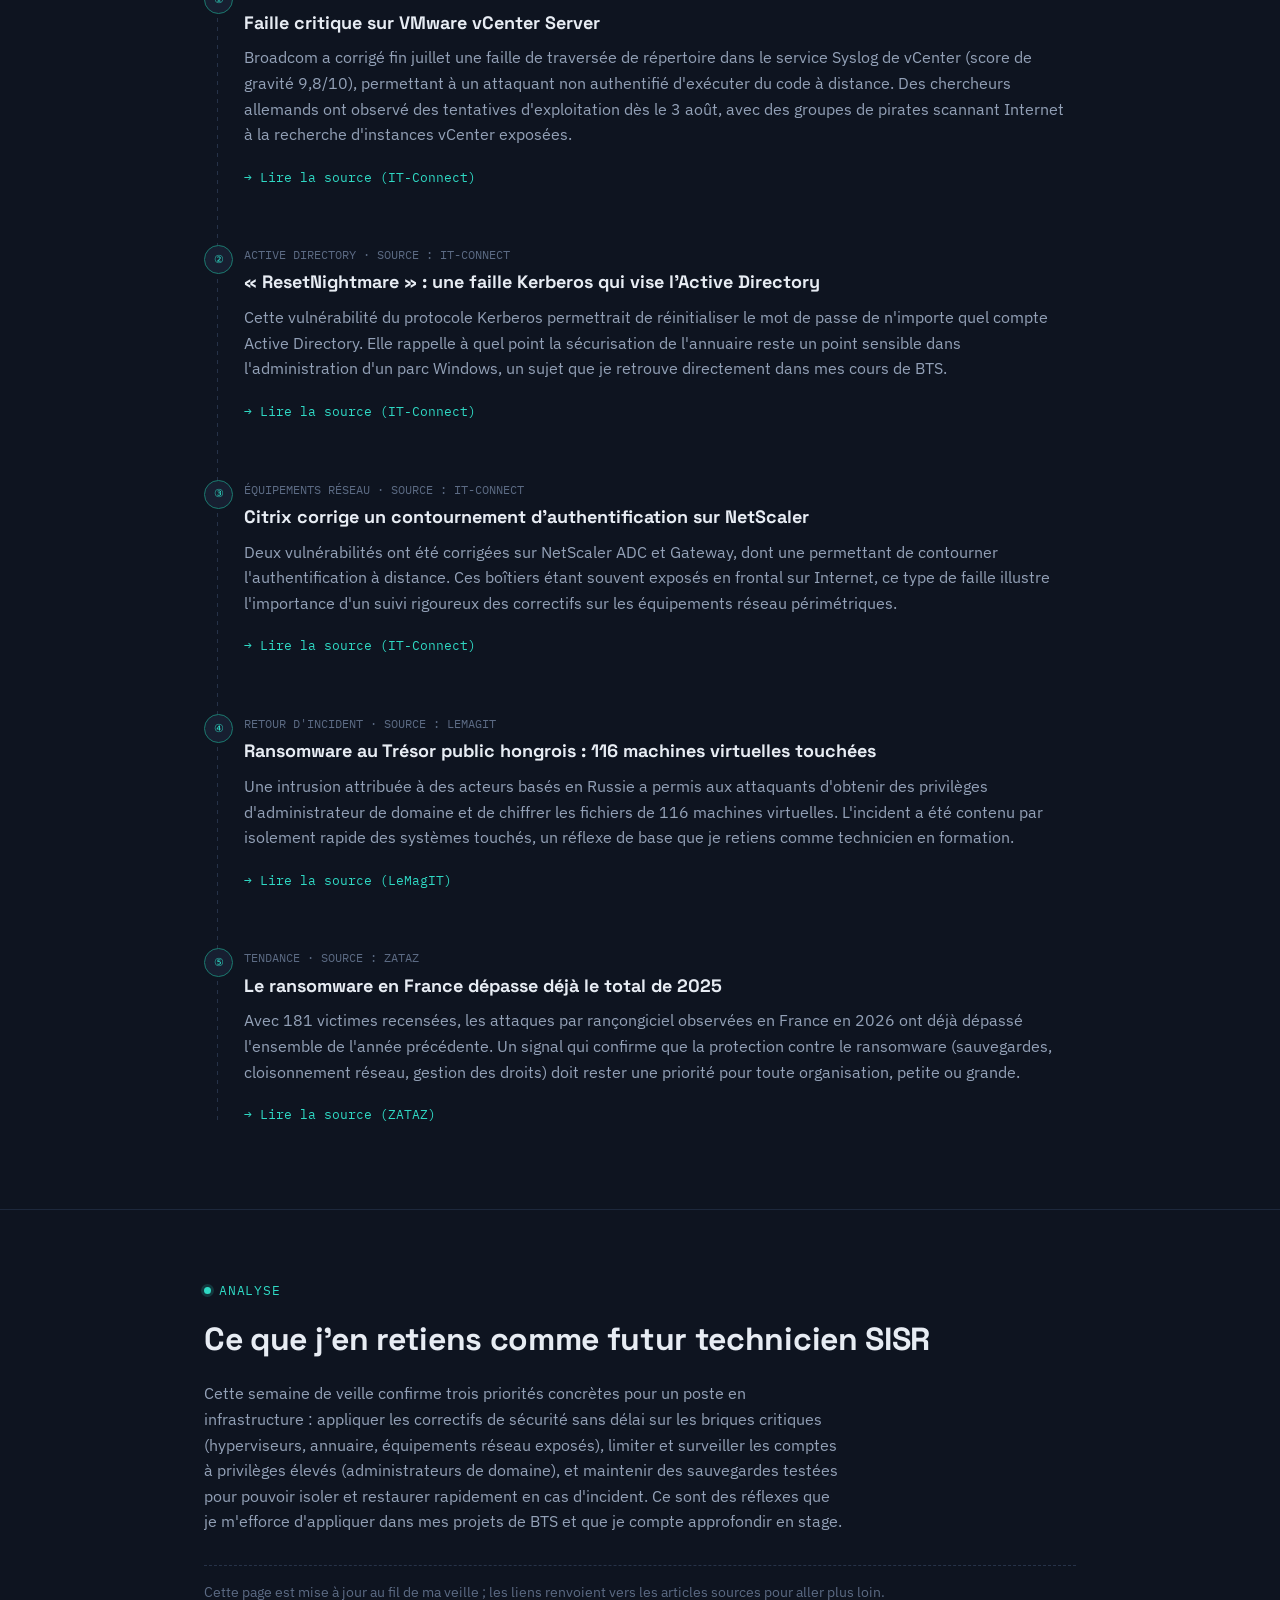
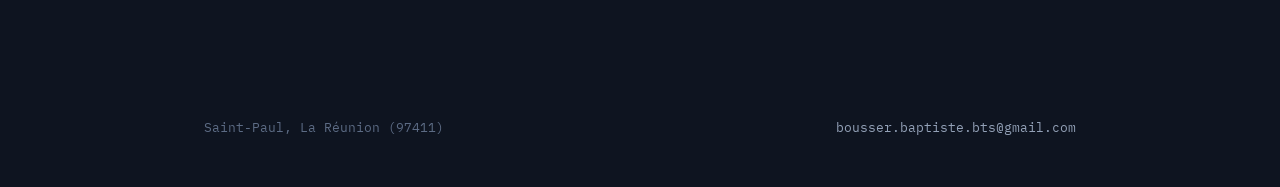
<file: veille.html>
<!DOCTYPE html>
<html lang="fr">
<head>
<meta charset="UTF-8">
<meta name="viewport" content="width=device-width, initial-scale=1.0">
<title>Veille technologique — Baptiste Bousser</title>
<link rel="stylesheet" href="style.css">
</head>
<body>

<header class="site-header">
  <div class="wrap">
    <a href="index.html" class="brand">BAPTISTE&nbsp;BOUSSER<span class="dot">.</span><small>SISR</small></a>
    <div class="nav-group">
      <nav class="mainnav">
        <a href="index.html">ACCUEIL</a>
        <a href="bts.html">LE BTS SIO</a>
        <a href="cv.html">CV</a>
        <a href="lettre.html">LETTRE</a>
        <a href="activites.html">ACTIVITÉS</a>
        <a href="veille.html">VEILLE</a>
      </nav>
      <div class="langswitch">
        <a href="veille.html" class="lang-active">FR</a>
        <a href="veille-en.html">EN</a>
      </div>
      <button class="navtoggle" aria-label="Ouvrir le menu">☰</button>
    </div>
  </div>
</header>

<main>
  <section class="hero" style="padding-bottom:50px;">
    <div class="wrap">
      <p class="eyebrow">VEILLE TECHNOLOGIQUE</p>
      <h1>Sécurité des <em>infrastructures</em> &amp; des réseaux</h1>
      <p class="lede">Dans le cadre de mon BTS SIO option SISR, je suis l'actualité de la cybersécurité et de l'administration systèmes/réseaux : vulnérabilités critiques, correctifs, incidents marquants. Objectif : anticiper les risques que je pourrai rencontrer en tant que futur technicien infrastructure.</p>
    </div>
  </section>

  <section>
    <div class="wrap two-col">
      <div>
        <p class="eyebrow">MÉTHODE</p>
        <h2 class="h-title">Comment je fais ma veille</h2>
        <p style="color:var(--text-dim); max-width:56ch;">Consultation hebdomadaire de flux RSS et de sites spécialisés, avec un tri autour de mots-clés liés à mon domaine : virtualisation, Active Directory, équipements réseau, ransomware, CVE critiques. Chaque résumé ci-dessous reformule les informations essentielles des articles cités en source : ce sont eux qui font autorité, mes reformulations n'en sont qu'une synthèse. Le lien « Lire la source » sous chaque entrée renvoie vers l'article d'origine.</p>
      </div>
      <div>
        <p class="eyebrow">SOURCES SUIVIES</p>
        <div class="tags">
          <span class="tag">CERT-FR / cyber.gouv.fr</span>
          <span class="tag">IT-Connect</span>
          <span class="tag">LeMagIT</span>
          <span class="tag">ZATAZ</span>
          <span class="tag amber">Cybermalveillance.gouv.fr</span>
        </div>
      </div>
    </div>
  </section>

  <section>
    <div class="wrap">
      <p class="eyebrow">FIL EN DIRECT<span class="live-badge">AUTO</span></p>
      <h2 class="h-title">Derniers avis CERT-FR</h2>
      <p class="h-sub">Ce flux affiche automatiquement les derniers avis de sécurité publiés par le CERT-FR (ANSSI), récupérés en direct à chaque visite — titres bruts, sans reformulation de ma part.</p>
      <div id="live-feed" class="live-feed">
        <p class="kv" style="color:var(--text-faint); padding:14px 0;">Chargement du flux…</p>
      </div>
    </div>
  </section>

  <section>
    <div class="wrap">
      <p class="eyebrow">SEMAINE DU 17 AU 24 AOÛT 2026</p>
      <h2 class="h-title">Ce que j'ai retenu</h2>
      <div class="trace">

        <div class="hop" data-hop="①">
          <div class="hop-meta">VIRTUALISATION · SOURCE : IT-CONNECT</div>
          <h3>Faille critique sur VMware vCenter Server</h3>
          <p style="color:var(--text-dim); margin:0 0 6px;">Broadcom a corrigé fin juillet une faille de traversée de répertoire dans le service Syslog de vCenter (score de gravité 9,8/10), permettant à un attaquant non authentifié d'exécuter du code à distance. Des chercheurs allemands ont observé des tentatives d'exploitation dès le 3 août, avec des groupes de pirates scannant Internet à la recherche d'instances vCenter exposées.</p>
          <p><a href="https://www.it-connect.fr/recap-actualite-cyber-aout-2026/" target="_blank" rel="noopener" style="color:var(--cyan); font-family:var(--font-mono); font-size:12.5px; text-decoration:none;">→ Lire la source (IT-Connect)</a></p>
        </div>

        <div class="hop" data-hop="②">
          <div class="hop-meta">ACTIVE DIRECTORY · SOURCE : IT-CONNECT</div>
          <h3>« ResetNightmare » : une faille Kerberos qui vise l'Active Directory</h3>
          <p style="color:var(--text-dim); margin:0 0 6px;">Cette vulnérabilité du protocole Kerberos permettrait de réinitialiser le mot de passe de n'importe quel compte Active Directory. Elle rappelle à quel point la sécurisation de l'annuaire reste un point sensible dans l'administration d'un parc Windows, un sujet que je retrouve directement dans mes cours de BTS.</p>
          <p><a href="https://www.it-connect.fr/actualites/actu-securite/" target="_blank" rel="noopener" style="color:var(--cyan); font-family:var(--font-mono); font-size:12.5px; text-decoration:none;">→ Lire la source (IT-Connect)</a></p>
        </div>

        <div class="hop" data-hop="③">
          <div class="hop-meta">ÉQUIPEMENTS RÉSEAU · SOURCE : IT-CONNECT</div>
          <h3>Citrix corrige un contournement d'authentification sur NetScaler</h3>
          <p style="color:var(--text-dim); margin:0 0 6px;">Deux vulnérabilités ont été corrigées sur NetScaler ADC et Gateway, dont une permettant de contourner l'authentification à distance. Ces boîtiers étant souvent exposés en frontal sur Internet, ce type de faille illustre l'importance d'un suivi rigoureux des correctifs sur les équipements réseau périmétriques.</p>
          <p><a href="https://www.it-connect.fr/actualites/actu-securite/" target="_blank" rel="noopener" style="color:var(--cyan); font-family:var(--font-mono); font-size:12.5px; text-decoration:none;">→ Lire la source (IT-Connect)</a></p>
        </div>

        <div class="hop" data-hop="④">
          <div class="hop-meta">RETOUR D'INCIDENT · SOURCE : LEMAGIT</div>
          <h3>Ransomware au Trésor public hongrois : 116 machines virtuelles touchées</h3>
          <p style="color:var(--text-dim); margin:0 0 6px;">Une intrusion attribuée à des acteurs basés en Russie a permis aux attaquants d'obtenir des privilèges d'administrateur de domaine et de chiffrer les fichiers de 116 machines virtuelles. L'incident a été contenu par isolement rapide des systèmes touchés, un réflexe de base que je retiens comme technicien en formation.</p>
          <p><a href="https://www.lemagit.fr/actualites/366648712/Cyberhebdo-du-7-aout-2026-une-semaine-dune-violence-exceptionnelle" target="_blank" rel="noopener" style="color:var(--cyan); font-family:var(--font-mono); font-size:12.5px; text-decoration:none;">→ Lire la source (LeMagIT)</a></p>
        </div>

        <div class="hop" data-hop="⑤">
          <div class="hop-meta">TENDANCE · SOURCE : ZATAZ</div>
          <h3>Le ransomware en France dépasse déjà le total de 2025</h3>
          <p style="color:var(--text-dim); margin:0 0 6px;">Avec 181 victimes recensées, les attaques par rançongiciel observées en France en 2026 ont déjà dépassé l'ensemble de l'année précédente. Un signal qui confirme que la protection contre le ransomware (sauvegardes, cloisonnement réseau, gestion des droits) doit rester une priorité pour toute organisation, petite ou grande.</p>
          <p><a href="https://www.zataz.com/cyber-actualites-zataz-de-la-semaine-du-17-au-23-aout-2026/" target="_blank" rel="noopener" style="color:var(--cyan); font-family:var(--font-mono); font-size:12.5px; text-decoration:none;">→ Lire la source (ZATAZ)</a></p>
        </div>

      </div>
    </div>
  </section>

  <section style="border-bottom:none;">
    <div class="wrap">
      <p class="eyebrow">ANALYSE</p>
      <h2 class="h-title">Ce que j'en retiens comme futur technicien SISR</h2>
      <p style="color:var(--text-dim); max-width:64ch;">Cette semaine de veille confirme trois priorités concrètes pour un poste en infrastructure : appliquer les correctifs de sécurité sans délai sur les briques critiques (hyperviseurs, annuaire, équipements réseau exposés), limiter et surveiller les comptes à privilèges élevés (administrateurs de domaine), et maintenir des sauvegardes testées pour pouvoir isoler et restaurer rapidement en cas d'incident. Ce sont des réflexes que je m'efforce d'appliquer dans mes projets de BTS et que je compte approfondir en stage.</p>
      <p class="note">Cette page est mise à jour au fil de ma veille ; les liens renvoient vers les articles sources pour aller plus loin.</p>
    </div>
  </section>
</main>

<footer>
  <div class="wrap" style="display:flex; justify-content:space-between; flex-wrap:wrap; gap:10px; width:100%;">
    <span>Saint-Paul, La Réunion (97411)</span>
    <a href="mailto:bousser.baptiste.bts@gmail.com">bousser.baptiste.bts@gmail.com</a>
  </div>
</footer>

<script src="script.js"></script>
<script>
(function () {
  var container = document.getElementById('live-feed');
  if (!container) return;
  var feedUrl = 'https://www.cert.ssi.gouv.fr/avis/feed/';
  var api = 'https://api.rss2json.com/v1/api.json?rss_url=' + encodeURIComponent(feedUrl) + '&count=8';

  fetch(api)
    .then(function (r) { return r.json(); })
    .then(function (data) {
      if (data.status !== 'ok' || !data.items || !data.items.length) throw new Error('empty feed');
      var html = '';
      data.items.forEach(function (item) {
        var d = new Date(item.pubDate);
        var dateStr = isNaN(d) ? '' : d.toLocaleDateString('fr-FR', { day: '2-digit', month: 'short', year: 'numeric' });
        html += '<div class="live-item"><div class="live-date">' + dateStr + '</div>' +
                '<a href="' + item.link + '" target="_blank" rel="noopener">' + item.title + '</a></div>';
      });
      container.innerHTML = html;
    })
    .catch(function () {
      container.innerHTML = '<p class="kv" style="color:var(--text-faint); padding:14px 0;">Le flux n\'a pas pu être chargé pour le moment. Voir directement les <a href="https://www.cert.ssi.gouv.fr/avis/" target="_blank" rel="noopener" style="color:var(--cyan)">avis de sécurité du CERT-FR</a>.</p>';
    });
})();
</script>
</body>
</html>
</file>
<file: style.css>
/* ============================================================
   Portfolio Baptiste BOUSSER — BTS SIO (SISR)
   Palette : lagon technique — fond ardoise, accent turquoise
   ============================================================ */

@import url('https://fonts.googleapis.com/css2?family=Space+Grotesk:wght@500;600;700&family=IBM+Plex+Sans:wght@400;500;600&family=IBM+Plex+Mono:wght@400;500&display=swap');

:root{
  --bg: #0E1420;
  --bg-alt: #141C2C;
  --bg-card: #171F31;
  --line: #263248;
  --line-soft: #1D283C;
  --text: #E7ECF3;
  --text-dim: #93A1B7;
  --text-faint: #5C6B84;
  --cyan: #2FD9C4;
  --cyan-dim: #1B7A6F;
  --amber: #F2A94E;

  --font-display: 'Space Grotesk', sans-serif;
  --font-body: 'IBM Plex Sans', sans-serif;
  --font-mono: 'IBM Plex Mono', monospace;

  --max: 920px;
}

*{ box-sizing: border-box; }
html{ scroll-behavior: smooth; }

@media (prefers-reduced-motion: reduce){
  html{ scroll-behavior: auto; }
  *{ animation-duration: 0.001ms !important; animation-iteration-count: 1 !important; transition-duration: 0.001ms !important; }
}

body{
  margin: 0;
  background: var(--bg);
  background-image:
    radial-gradient(ellipse 900px 500px at 15% -10%, rgba(47,217,196,0.08), transparent 60%),
    radial-gradient(ellipse 700px 500px at 100% 0%, rgba(242,169,78,0.05), transparent 55%);
  color: var(--text);
  font-family: var(--font-body);
  font-size: 16px;
  line-height: 1.6;
  -webkit-font-smoothing: antialiased;
}

a{ color: inherit; }
img{ max-width: 100%; display: block; }

::selection{ background: var(--cyan); color: #08201C; }

:focus-visible{
  outline: 2px solid var(--cyan);
  outline-offset: 3px;
  border-radius: 2px;
}

.wrap{
  max-width: var(--max);
  margin: 0 auto;
  padding: 0 24px;
}

/* ---------- eyebrow / mono labels ---------- */
.eyebrow{
  font-family: var(--font-mono);
  font-size: 12.5px;
  letter-spacing: 0.06em;
  color: var(--cyan);
  display: inline-flex;
  align-items: center;
  gap: 8px;
  text-transform: none;
  margin: 0 0 14px;
}
.eyebrow::before{
  content: "";
  width: 7px; height: 7px;
  border-radius: 50%;
  background: var(--cyan);
  box-shadow: 0 0 0 3px rgba(47,217,196,0.18);
  animation: pulse 2.4s ease-in-out infinite;
  flex-shrink: 0;
}
@keyframes pulse{
  0%, 100% { opacity: 1; }
  50% { opacity: 0.4; }
}

/* ---------- header / nav ---------- */
.site-header{
  position: sticky;
  top: 0;
  z-index: 50;
  background: rgba(14,20,32,0.88);
  backdrop-filter: blur(10px);
  border-bottom: 1px solid var(--line-soft);
}
.site-header .wrap{
  display: flex;
  align-items: center;
  justify-content: space-between;
  height: 68px;
  max-width: 1040px;
}
.brand{
  font-family: var(--font-display);
  font-weight: 600;
  font-size: 16.5px;
  letter-spacing: -0.01em;
  text-decoration: none;
  display: flex;
  align-items: baseline;
  gap: 8px;
}
.brand .dot{ color: var(--cyan); }
.brand small{
  font-family: var(--font-mono);
  font-size: 11px;
  color: var(--text-faint);
  font-weight: 400;
}

nav.mainnav{
  display: flex;
  gap: 4px;
  font-family: var(--font-mono);
  font-size: 12.5px;
}
nav.mainnav a{
  text-decoration: none;
  color: var(--text-dim);
  padding: 8px 12px;
  border-radius: 5px;
  border: 1px solid transparent;
  transition: color .15s ease, border-color .15s ease, background .15s ease;
  white-space: nowrap;
}
nav.mainnav a:hover{
  color: var(--text);
  border-color: var(--line);
}
nav.mainnav a.active{
  color: var(--cyan);
  border-color: var(--cyan-dim);
  background: rgba(47,217,196,0.06);
}

.nav-group{
  display: flex;
  align-items: center;
  gap: 14px;
}

.langswitch{
  display: flex;
  gap: 4px;
  font-family: var(--font-mono);
  font-size: 11.5px;
}
.langswitch a{
  color: var(--text-dim);
  text-decoration: none;
  padding: 6px 9px;
  border: 1px solid var(--line);
  border-radius: 5px;
  transition: color .15s ease, border-color .15s ease;
}
.langswitch a:hover{ color: var(--text); border-color: var(--cyan-dim); }
.langswitch a.lang-active{
  color: var(--cyan);
  border-color: var(--cyan-dim);
  background: rgba(47,217,196,0.06);
}

.navtoggle{
  display: none;
  background: none;
  border: 1px solid var(--line);
  color: var(--text);
  border-radius: 6px;
  width: 38px; height: 38px;
  font-family: var(--font-mono);
  cursor: pointer;
}

@media (max-width: 720px){
  .navtoggle{ display: block; }
  .nav-group{ gap: 8px; }
  nav.mainnav{
    display: none;
    position: absolute;
    top: 68px; left: 0; right: 0;
    flex-direction: column;
    background: var(--bg-alt);
    border-bottom: 1px solid var(--line-soft);
    padding: 10px 24px 18px;
    gap: 2px;
  }
  nav.mainnav.open{ display: flex; }
  nav.mainnav a{ padding: 11px 8px; }
}

/* ---------- hero ---------- */
.hero{
  padding: 88px 0 70px;
  border-bottom: 1px solid var(--line-soft);
}
.hero h1{
  font-family: var(--font-display);
  font-size: clamp(34px, 5.4vw, 54px);
  line-height: 1.06;
  letter-spacing: -0.015em;
  margin: 0 0 20px;
}
.hero h1 em{
  font-style: normal;
  color: var(--cyan);
}
.hero p.lede{
  font-size: 18px;
  color: var(--text-dim);
  max-width: 56ch;
  margin: 0 0 30px;
}
.prompt{
  font-family: var(--font-mono);
  font-size: 13.5px;
  color: var(--text-dim);
  background: var(--bg-card);
  border: 1px solid var(--line);
  border-radius: 8px;
  padding: 12px 16px;
  display: inline-flex;
  align-items: center;
  gap: 10px;
  max-width: 100%;
  overflow-x: auto;
}
.prompt .path{ color: var(--cyan); }
.cursor{
  display: inline-block;
  width: 8px; height: 15px;
  background: var(--cyan);
  animation: blink 1.1s steps(1) infinite;
}
@keyframes blink{ 50%{ opacity: 0; } }

/* ---------- section basics ---------- */
section{ padding: 66px 0; border-bottom: 1px solid var(--line-soft); }
section:last-of-type{ border-bottom: none; }

h2.h-title{
  font-family: var(--font-display);
  font-size: clamp(24px, 3.4vw, 32px);
  letter-spacing: -0.01em;
  margin: 0 0 8px;
}
p.h-sub{
  color: var(--text-dim);
  max-width: 60ch;
  margin: 0 0 38px;
}

/* ---------- cards / grid ---------- */
.grid{
  display: grid;
  grid-template-columns: repeat(2, 1fr);
  gap: 16px;
}
@media (max-width: 640px){ .grid{ grid-template-columns: 1fr; } }

.card{
  background: var(--bg-card);
  border: 1px solid var(--line);
  border-radius: 10px;
  padding: 24px;
  transition: border-color .15s ease, transform .15s ease;
}
.card:hover{ border-color: var(--cyan-dim); }
.card h3{
  font-family: var(--font-display);
  font-size: 17px;
  margin: 0 0 8px;
}
.card p{ color: var(--text-dim); margin: 0; font-size: 14.5px; }

/* ---------- tags (skills, ports) ---------- */
.tags{ display: flex; flex-wrap: wrap; gap: 8px; }
.tag{
  font-family: var(--font-mono);
  font-size: 12.5px;
  color: var(--cyan);
  border: 1px solid var(--cyan-dim);
  background: rgba(47,217,196,0.05);
  padding: 5px 10px;
  border-radius: 5px;
  white-space: nowrap;
}
.tag.amber{ color: var(--amber); border-color: #7A5A28; background: rgba(242,169,78,0.06); }

/* ---------- trace / timeline ---------- */
.trace{
  position: relative;
  padding-left: 40px;
}
.trace::before{
  content: "";
  position: absolute;
  left: 13px; top: 6px; bottom: 6px;
  width: 1px;
  background: repeating-linear-gradient(to bottom, var(--line) 0 4px, transparent 4px 9px);
}
.hop{
  position: relative;
  padding-bottom: 40px;
}
.hop:last-child{ padding-bottom: 0; }
.hop::before{
  content: attr(data-hop);
  position: absolute;
  left: -40px; top: 0;
  width: 27px; height: 27px;
  border-radius: 50%;
  background: var(--bg-card);
  border: 1px solid var(--cyan-dim);
  color: var(--cyan);
  font-family: var(--font-mono);
  font-size: 11px;
  display: flex; align-items: center; justify-content: center;
}
.hop .hop-meta{
  font-family: var(--font-mono);
  font-size: 12px;
  color: var(--text-faint);
  margin-bottom: 4px;
}
.hop h3{
  font-family: var(--font-display);
  font-size: 18px;
  margin: 0 0 8px;
}
.hop ul{ margin: 10px 0 0; padding-left: 18px; color: var(--text-dim); font-size: 14.5px; }
.hop li{ margin-bottom: 4px; }

/* ---------- buttons ---------- */
.btn{
  font-family: var(--font-mono);
  font-size: 13px;
  text-decoration: none;
  display: inline-flex;
  align-items: center;
  gap: 8px;
  padding: 11px 18px;
  border-radius: 7px;
  border: 1px solid var(--cyan-dim);
  color: var(--cyan);
  transition: background .15s ease, color .15s ease;
}
.btn:hover{ background: var(--cyan); color: #08201C; }
.btn.solid{ background: var(--cyan); color: #08201C; }
.btn.solid:hover{ background: #26bfac; }
.btn-row{ display: flex; gap: 12px; flex-wrap: wrap; }

/* ---------- footer ---------- */
footer{
  padding: 34px 0 50px;
  font-family: var(--font-mono);
  font-size: 12.5px;
  color: var(--text-faint);
  display: flex;
  justify-content: space-between;
  flex-wrap: wrap;
  gap: 10px;
}
footer a{ color: var(--text-dim); text-decoration: none; }
footer a:hover{ color: var(--cyan); }

/* ---------- misc content ---------- */
.two-col{
  display: grid;
  grid-template-columns: 1.3fr 1fr;
  gap: 40px;
}
@media (max-width: 760px){ .two-col{ grid-template-columns: 1fr; } }

.kv{ font-family: var(--font-mono); font-size: 13.5px; color: var(--text-dim); }
.kv b{ color: var(--text); font-weight: 500; }
.kv-list{ display: flex; flex-direction: column; gap: 8px; margin: 0 0 22px; }

blockquote.letter{
  font-family: var(--font-body);
  font-size: 15.5px;
  line-height: 1.85;
  color: var(--text);
  background: var(--bg-card);
  border: 1px solid var(--line);
  border-left: 3px solid var(--cyan);
  border-radius: 4px;
  padding: 34px 36px;
  margin: 0;
}
blockquote.letter p{ margin: 0 0 16px; }
blockquote.letter p:last-child{ margin-bottom: 0; }
blockquote.letter .sign{ margin-top: 26px; font-weight: 500; }

.note{
  font-size: 13.5px;
  color: var(--text-faint);
  border-top: 1px dashed var(--line);
  padding-top: 16px;
  margin-top: 30px;
}

/* ---------- live feed ---------- */
.live-feed{
  border: 1px solid var(--line);
  border-radius: 10px;
  background: var(--bg-card);
  padding: 6px 24px;
}
.live-item{
  border-bottom: 1px dashed var(--line);
  padding: 14px 0;
}
.live-item:last-child{ border-bottom: none; }
.live-date{
  font-family: var(--font-mono);
  font-size: 11.5px;
  color: var(--text-faint);
  margin-bottom: 4px;
}
.live-item a{
  color: var(--text);
  text-decoration: none;
  font-weight: 500;
  font-size: 14.5px;
}
.live-item a:hover{ color: var(--cyan); }
.live-badge{
  display: inline-flex;
  align-items: center;
  gap: 6px;
  font-family: var(--font-mono);
  font-size: 11px;
  color: var(--amber);
  margin-left: 10px;
}
.live-badge::before{
  content: "";
  width: 6px; height: 6px;
  border-radius: 50%;
  background: var(--amber);
  animation: pulse 2.4s ease-in-out infinite;
}
</file>
